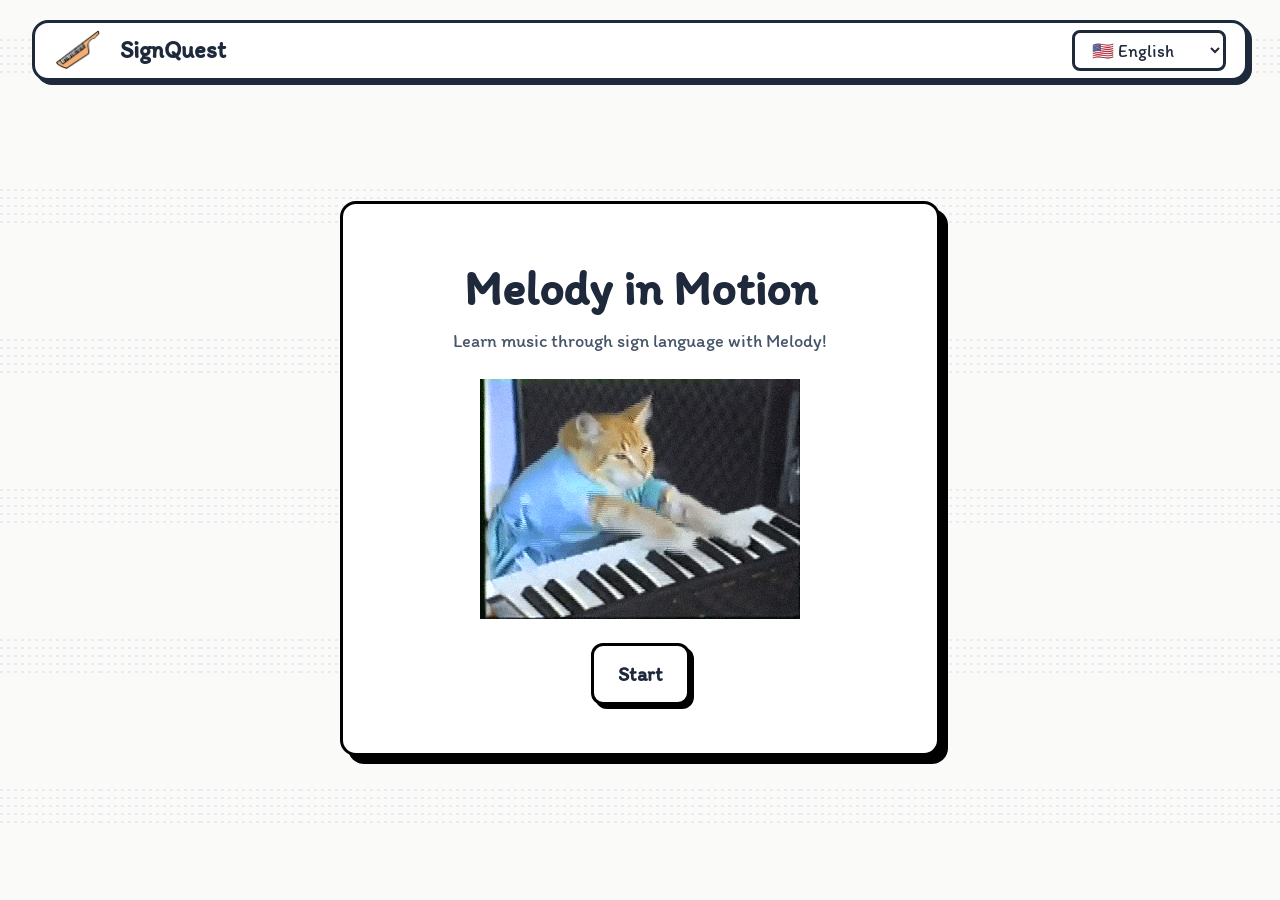
<file: index.html>
<!DOCTYPE html>
<html lang="en">

<head>
  <meta charset="UTF-8">
  <meta name="viewport" content="width=device-width, initial-scale=1.0">
  <title>Melody in Motion - Welcome</title>
  <link rel="preconnect" href="https://fonts.googleapis.com">
  <link rel="preconnect" href="https://fonts.gstatic.com" crossorigin>
  <link
    href="https://fonts.googleapis.com/css2?family=Cabin+Sketch:wght@400;700&family=Fredoka:wght@300;400;500;600;700&family=Itim&family=JetBrains+Mono:wght@400;700&display=swap"
    rel="stylesheet">
  <link rel="stylesheet" href="styles/intro.css">
</head>

<body>

  <!-- Floating Animated Music Notes Background -->
  <div class="floating-notes-container">
    <div class="floating-note note-1">𝄞</div>
    <div class="floating-note note-2">♪</div>
    <div class="floating-note note-3">♫</div>
    <div class="floating-note note-4">♩</div>
    <div class="floating-note note-5">♬</div>
    <div class="floating-note note-6">♩</div>
    <div class="floating-note note-7">♪</div>
    <div class="floating-note note-8">♫</div>
    <div class="floating-note note-9">𝄞</div>
    <div class="floating-note note-10">♬</div>
    <div class="floating-note note-11">♪</div>
    <div class="floating-note note-12">♩</div>
    <div class="floating-note note-13">♫</div>
    <div class="floating-note note-14">♬</div>
    <div class="floating-note note-15">𝄞</div>
    <div class="floating-note note-16">♪</div>
  </div>

  <div class="app-container"
    style="height: 100vh; max-height: 100vh; display: flex; flex-direction: column; overflow: hidden;">
    <!-- Smol Header -->
    <header class="smol-header">
      <div class="logo-area" style="display: flex; align-items: center; gap: 0.5rem;">
        <img src="public/logo.PNG" alt="Melody in Motion Logo" class="header-logo-img">
        <h1
          style="font-size: 1.5rem; font-weight: 800; font-family: 'Cabin Sketch', cursive; color: #1e293b; margin: 0;">
          SignQuest</h1>
      </div>
      <div>
        <select id="lang-selector-header" class="synth-select"
          style="padding: 0.4rem 0.8rem; font-size: 1.1rem; border-radius: 8px; border: 3px solid #1e293b; background: #ffffff; color: #1e293b; font-family: 'Itim', sans-serif; cursor: pointer; outline: none;">
          <option value="en">🇺🇸 English</option>
          <option value="vi">🇻🇳 Tiếng Việt</option>
          <option value="ko">🇰🇷 한국어</option>
        </select>
      </div>
    </header>

    <!-- Main Card Container -->
    <main id="music-app-content"
      style="flex: 1; display: flex; align-items: center; justify-content: center; min-height: 0;">
      <div class="welcome-card-layout">
        <h2 class="welcome-title" style="margin: 0 0 0.5rem 0; font-family: 'Cabin Sketch', cursive;">Melody in Motion
        </h2>
        <p class="welcome-subtitle"
          style="text-align: center; font-size: 1.15rem; color: #475569; margin-top: -0.25rem; margin-bottom: 1.5rem; font-family: 'Itim', sans-serif;">
          Learn music through sign language with Melody!</p>

        <img src="public/play piano GIF by Internet Cat Video Festival.gif" alt="Melody in Motion Intro"
          class="welcome-gif">

        <!-- Buttons List -->
        <div class="welcome-buttons-list">
          <a href="intro.html" class="welcome-action-btn btn-start" id="btn-start-welcome">Start</a>
          <!-- <a href="sandbox.html" class="welcome-action-btn" id="btn-sandbox-welcome" style="background-color: #cbd5e1 !important; color: #1e293b !important;">🤟 ASL Sandbox</a> -->
        </div>
      </div>
    </main>
  </div>

  <script>
    const TRANSLATIONS = {
      en: {
        subtitle: "Learn music through sign language with Melody!",
        start: "Start",
        sandbox: "🤟 ASL Sandbox"
      },
      vi: {
        subtitle: "Học nhạc bằng Ngôn ngữ ký hiệu cùng Melody!",
        start: "Bắt đầu",
        sandbox: "🤟 Sandbox ASL"
      },
      ko: {
        subtitle: "멜로디와 함께 수어로 음악을 배워보세요!",
        start: "시작",
        sandbox: "🤟 ASL 샌드박스"
      }
    };

    const langSelector = document.getElementById("lang-selector-header");
    const subtitleEl = document.querySelector(".welcome-subtitle");
    const startBtnEl = document.getElementById("btn-start-welcome");
    const sandboxBtnEl = document.getElementById("btn-sandbox-welcome");

    function updateLanguage(lang) {
      localStorage.setItem("signquest_lang", lang);
      langSelector.value = lang;

      const dict = TRANSLATIONS[lang] || TRANSLATIONS.en;
      subtitleEl.innerText = dict.subtitle;
      startBtnEl.innerText = dict.start;
      sandboxBtnEl.innerText = dict.sandbox;
    }

    // Initialize language
    let savedLang = localStorage.getItem("signquest_lang");
    if (!savedLang) {
      savedLang = "en";
    }
    updateLanguage(savedLang);

    langSelector.addEventListener("change", (e) => {
      updateLanguage(e.target.value);
    });
  </script>
</body>

</html>
</file>
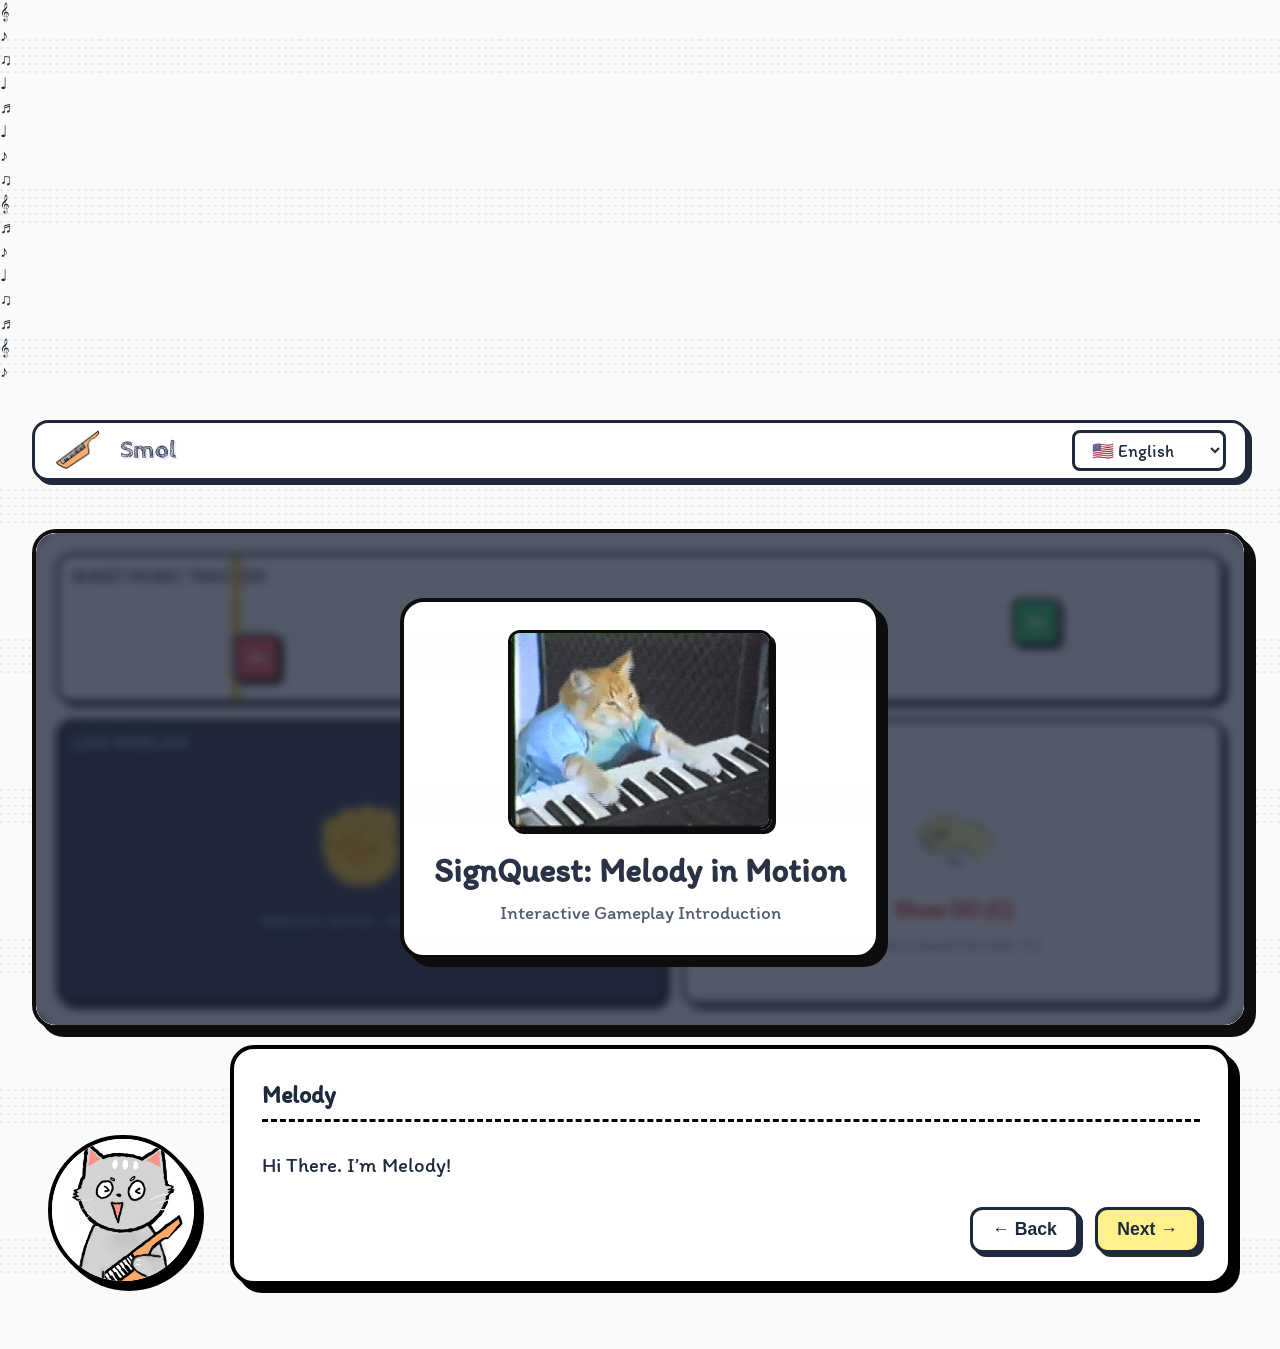
<file: intro.html>
<!DOCTYPE html>
<html lang="en">
<head>
  <meta charset="UTF-8">
  <meta name="viewport" content="width=device-width, initial-scale=1.0">
  <title>Melody in Motion - Introduction</title>
  <link rel="preconnect" href="https://fonts.googleapis.com">
  <link rel="preconnect" href="https://fonts.gstatic.com" crossorigin>
  <link href="https://fonts.googleapis.com/css2?family=Cabin+Sketch:wght@400;700&family=Fredoka:wght@300;400;500;600;700&family=Itim&family=JetBrains+Mono:wght@400;700&display=swap" rel="stylesheet">
  <link rel="stylesheet" href="style.css?v=25">
  <style>
    body {
      background-color: #fafaf9 !important;
      background-image: 
        url("data:image/svg+xml;utf8,<svg xmlns='http://www.w3.org/2000/svg' width='100' height='150'><line x1='0' y1='40' x2='100' y2='40' stroke='%23e2e8f0' stroke-width='1.5' stroke-dasharray='3 4'/><line x1='0' y1='48' x2='100' y2='48' stroke='%23e2e8f0' stroke-width='1.5' stroke-dasharray='3 4'/><line x1='0' y1='56' x2='100' y2='56' stroke='%23e2e8f0' stroke-width='1.5' stroke-dasharray='3 4'/><line x1='0' y1='64' x2='100' y2='64' stroke='%23e2e8f0' stroke-width='1.5' stroke-dasharray='3 4'/><line x1='0' y1='72' x2='100' y2='72' stroke='%23e2e8f0' stroke-width='1.5' stroke-dasharray='3 4'/></svg>") !important;
      background-repeat: repeat !important;
      background-position: left top !important;
      color: #1e293b !important;
    }

    /* Intro Specific Layout Styles */
    @keyframes slideUp {
      from {
        transform: translateY(180px);
        opacity: 0;
      }
      to {
        transform: translateY(0);
        opacity: 1;
      }
    }

    .intro-bottom-row {
      display: flex;
      gap: 2rem;
      align-items: flex-end;
      width: 100%;
      max-width: 1400px;
      margin: 0 auto 2rem auto;
      box-sizing: border-box;
      padding: 0 1rem;
      z-index: 10;
      position: relative;
      animation: slideUp 0.8s cubic-bezier(0.18, 0.89, 0.32, 1.28) forwards;
    }

    .intro-visuals {
      display: flex;
      align-items: flex-end;
      gap: 1.5rem;
      flex-shrink: 0;
    }

    .character-profile {
      width: 150px;
      height: 150px;
      border: 4px solid #000000;
      border-radius: 50%;
      overflow: hidden;
      box-shadow: 6px 6px 0px #000000;
      background-color: #ffffff;
      flex-shrink: 0;
      display: flex;
      align-items: center;
      justify-content: center;
    }

    .character-profile img {
      width: 100%;
      height: 100%;
      object-fit: cover;
    }

    .dialogue-box {
      flex: 1;
      border: 4px solid #000000;
      border-radius: 24px;
      box-shadow: 8px 8px 0px #000000;
      background-color: #ffffff;
      padding: 1.75rem;
      display: flex;
      flex-direction: column;
      justify-content: space-between;
      height: 240px;
      box-sizing: border-box;
    }

    .dialogue-header {
      font-size: 1.5rem;
      font-weight: 800;
      color: #1e293b;
      border-bottom: 3.5px dashed #000000;
      padding-bottom: 0.4rem;
      margin-bottom: 0.75rem;
      font-family: 'Itim', sans-serif;
    }

    .dialogue-body {
      flex: 1;
      display: flex;
      align-items: center;
    }

    .dialogue-body p {
      margin: 0;
      font-size: 1.3rem;
      line-height: 1.6;
      color: #1e293b;
      font-family: 'Itim', sans-serif;
    }

    .dialogue-footer {
      display: flex;
      justify-content: flex-end;
      gap: 1rem;
      margin-top: 0.75rem;
    }

    .middle-empty-card {
      flex: 2.5;
      margin: 1rem auto;
      width: 100%;
      max-width: 1400px;
      background-color: #ffffff;
      border: 4px solid #000000;
      border-radius: 24px;
      box-shadow: 8px 8px 0px #000000;
      box-sizing: border-box;
      display: flex;
      align-items: center;
      justify-content: center;
      min-height: 460px;
      height: 500px;
      opacity: 0.95;
      position: relative;
      overflow: hidden;
    }

    @media (max-width: 1024px) {
      .intro-bottom-row {
        flex-direction: column;
        align-items: stretch;
        gap: 1.5rem;
      }
      .intro-visuals {
        justify-content: center;
      }
      .dialogue-box {
        height: 280px;
      }
      .middle-empty-card {
        height: auto;
        min-height: 400px;
      }
    }

    @keyframes floatNote {
      0%, 100% { transform: translateY(0); }
      50% { transform: translateY(-8px); }
    }
    @keyframes blink {
      0%, 100% { opacity: 1; }
      50% { opacity: 0; }
    }
    @keyframes pulse {
      0%, 100% { transform: scale(1); }
      50% { transform: scale(1.08); }
    }
  </style>
</head>
<body>

  <!-- Floating Animated Music Notes Background -->
  <div class="floating-notes-container">
    <div class="floating-note note-1">𝄞</div>
    <div class="floating-note note-2">♪</div>
    <div class="floating-note note-3">♫</div>
    <div class="floating-note note-4">♩</div>
    <div class="floating-note note-5">♬</div>
    <div class="floating-note note-6">♩</div>
    <div class="floating-note note-7">♪</div>
    <div class="floating-note note-8">♫</div>
    <div class="floating-note note-9">𝄞</div>
    <div class="floating-note note-10">♬</div>
    <div class="floating-note note-11">♪</div>
    <div class="floating-note note-12">♩</div>
    <div class="floating-note note-13">♫</div>
    <div class="floating-note note-14">♬</div>
    <div class="floating-note note-15">𝄞</div>
    <div class="floating-note note-16">♪</div>
  </div>

  <div class="app-container">
    <!-- Smol Header -->
    <header class="smol-header">
      <div class="logo-area" style="display: flex; align-items: center; gap: 0.5rem;">
        <img src="public/logo.PNG" alt="Melody in Motion Logo" class="header-logo-img">
        <h1 style="font-size: 1.5rem; font-weight: 800; font-family: 'Itim', sans-serif; color: #1e293b; margin: 0;">Smol</h1>
      </div>
      <div>
        <select id="lang-selector-header" class="synth-select" style="padding: 0.4rem 0.8rem; font-size: 1.1rem; border-radius: 8px; border: 3px solid #1e293b; background: #ffffff; color: #1e293b; font-family: 'Itim', sans-serif;">
          <option value="en">🇺🇸 English</option>
          <option value="vi">🇻🇳 Tiếng Việt</option>
          <option value="ko">🇰🇷 한국어</option>
        </select>
      </div>
    </header>

    <!-- Main Content Grid with dialogue area -->
    <main id="music-app-content" style="display: flex; flex-direction: column; height: 100%; justify-content: space-between;">
      <!-- Middle section: Empty Card Placeholder -->
      <div class="middle-empty-card" id="middle-guide-content"></div>

      <!-- Bottom dialogue bar with character profile & dialogue box -->
      <div class="intro-bottom-row">
        <!-- Left: Profile -->
        <div class="intro-visuals">
          <div class="character-profile">
            <img id="melody-img" src="public/maincharacter/8-lineboiler.gif" alt="Melody">
          </div>
        </div>

        <!-- Right: Dialogue Box -->
        <div class="dialogue-box">
          <div class="dialogue-header">Melody</div>
          <div class="dialogue-body">
            <p id="dialogue-text"></p>
          </div>
          <div class="dialogue-footer">
            <button id="btn-back" class="welcome-action-btn" style="padding: 0.6rem 1.2rem !important; margin: 0; font-size: 1.1rem !important; width: auto !important; display: inline-block !important;"></button>
            <button id="btn-next" class="welcome-action-btn btn-next" style="padding: 0.6rem 1.2rem !important; margin: 0; font-size: 1.1rem !important; width: auto !important; display: inline-block !important; background-color: #fef08a !important;"></button>
          </div>
        </div>
      </div>
    </main>
  </div>

  <script>
    const DIALOGUES = {
      en: [
        "Hi There. I’m Melody!",
        "I’ll be with you in this journey to explore musical notes through visual and sign language.",
        "In this game, each musical note has its own color, position, and hand sign to help you recognize and remember it more easily.",
        "Watch the notes as they appear on the sheet and make the matching hand sign.",
        "The more lessons you complete, the more exciting melodies you’ll discover."
      ],
      vi: [
        "Xin chào! Mình là Melody.",
        "Mình sẽ đồng hành cùng bạn trong hành trình tìm hiểu các nốt nhạc thông qua hình ảnh và ngôn ngữ ký hiệu.",
        "Trong trò chơi này, mỗi nốt nhạc sẽ có màu sắc, vị trí và ký hiệu tay riêng để giúp bạn dễ dàng nhận biết và ghi nhớ.",
        "Hãy quan sát các nốt nhạc xuất hiện trên khuông nhạc và thực hiện đúng ký hiệu tay tương ứng!",
        "Càng hoàn thành nhiều bài học, bạn sẽ càng khám phá được nhiều giai điệu thú vị hơn."
      ],
      ko: [
        "안녕하세요! 저는 멜로디예요.",
        "그림과 수어를 통해 음표를 배우는 여정을 함께할게요.",
        "이 게임에서는 각 음표마다 고유한 색상과 위치, 손동작이 있어 쉽고 재미있게 배울 수 있어요.",
        "오선지에 나타나는 음표를 보고 맞는 손동작을 해 보세요!",
        "더 많은 학습을 완료할수록 더 멋진 멜로디를 만나게 될 거예요."
      ]
    };

    let currentStep = 0;
    let currentLang = localStorage.getItem("signquest_lang") || "en";
    let typingInterval = null;
    let isTyping = false;
    let fullActiveText = "";
    let currentAudio = null;

    const VOICE_PATHS = {
      en: [
        "public/voice/english/TA line 3.m4a",
        "public/voice/english/TA Line 4.m4a",
        "public/voice/english/TA line 5.m4a",
        "public/voice/english/TA line 6.m4a",
        "public/voice/english/TA line 7.m4a"
      ],
      vi: [
        "public/voice/vietnamese/TV Line 3 Xin chào mình là melody.m4a",
        "public/voice/vietnamese/TV Line 4 mình sẽ đồng hành cùng bạn.m4a",
        "public/voice/vietnamese/TV line 5 trong trò chơi này mỗi nốt nhạc.m4a",
        "public/voice/vietnamese/TV line 6 hãy quan sát các nốt nhạc.m4a",
        "public/voice/vietnamese/TV line 7 càng hoàn thành nhiều bài học.m4a"
      ],
      ko: [
        "public/voice/korean/TH line 3.m4a",
        "public/voice/korean/TH line 4.m4a",
        "public/voice/korean/TH line 5.m4a",
        "public/voice/korean/TH line 6.m4a",
        "public/voice/korean/TH line 7.m4a"
      ]
    };

    function playDialogueVoice(step, lang) {
      if (currentAudio) {
        currentAudio.pause();
        currentAudio = null;
      }

      const langPaths = VOICE_PATHS[lang] || VOICE_PATHS.en;
      const path = langPaths[step];
      if (!path) return;

      currentAudio = new Audio(path);
      currentAudio.play().catch(err => {
        console.warn("Autoplay was blocked or audio failed to load:", err);
      });
    }

    // Try to play audio on first user gesture if blocked by autoplay
    function handleFirstUserGesture() {
      if (currentAudio && currentAudio.paused) {
        currentAudio.play().catch(err => console.log("Audio play blocked on gesture:", err));
      }
      document.removeEventListener("click", handleFirstUserGesture);
      document.removeEventListener("keydown", handleFirstUserGesture);
    }
    document.addEventListener("click", handleFirstUserGesture);
    document.addEventListener("keydown", handleFirstUserGesture);

    const langSelector = document.getElementById("lang-selector-header");
    const melodyImgEl = document.getElementById("melody-img");
    const dialogueTextEl = document.getElementById("dialogue-text");
    const btnBack = document.getElementById("btn-back");
    const btnNext = document.getElementById("btn-next");

    function typeWordByWord(text, element) {
      if (typingInterval) clearInterval(typingInterval);
      isTyping = true;
      fullActiveText = text;
      element.innerHTML = "";
      const words = text.split(" ");
      let index = 0;

      typingInterval = setInterval(() => {
        if (index < words.length) {
          element.innerHTML += (index === 0 ? "" : " ") + words[index];
          index++;
        } else {
          clearInterval(typingInterval);
          typingInterval = null;
          isTyping = false;
        }
      }, 120);
    }

    function updateGuideVisuals(step) {
      const guideEl = document.getElementById("middle-guide-content");
      if (!guideEl) return;

      // 1. Initial render of mock gameplay UI if not already present
      if (!guideEl.querySelector(".mock-gameplay-ui")) {
        guideEl.innerHTML = `
          <div class="mock-gameplay-ui" style="display: flex; flex-direction: column; width: 100%; height: 100%; box-sizing: border-box; padding: 1.25rem; gap: 1rem; background: #f8fafc; position: relative;">
            
            <!-- Sheet Music Panel -->
            <div id="mock-music-panel" style="border: 3.5px solid #000; border-radius: 16px; background: #fff; padding: 0.75rem; box-shadow: 4px 4px 0 #000; position: relative; height: 150px; display: flex; flex-direction: column; justify-content: center; z-index: 1;">
              <div style="position: absolute; top: 8px; left: 12px; font-family: 'Itim', sans-serif; font-size: 1.15rem; font-weight: bold; color: #475569;">SHEET MUSIC TRACKER</div>
              
              <!-- 5 staff lines -->
              <div style="display: flex; flex-direction: column; gap: 12px; width: 100%; padding: 0 10px; margin-top: 15px;">
                <div style="border-bottom: 2.5px solid #cbd5e1; width: 100%;"></div>
                <div style="border-bottom: 2.5px solid #cbd5e1; width: 100%;"></div>
                <div style="border-bottom: 2.5px solid #cbd5e1; width: 100%;"></div>
                <div style="border-bottom: 2.5px solid #cbd5e1; width: 100%;"></div>
                <div style="border-bottom: 2.5px solid #cbd5e1; width: 100%;"></div>
              </div>
              
              <!-- Target pointer -->
              <div style="position: absolute; left: 15%; top: 0; bottom: 0; width: 6px; background: #eab308; border-radius: 3px; box-shadow: 0 0 8px rgba(234,179,8,0.5);"></div>
              
              <!-- Floating notes on staff -->
              <div class="mock-note" id="note-1" style="position: absolute; left: 15%; top: 78px; width: 48px; height: 48px; border-radius: 8px; background: #ef4444; border: 3px solid #000; box-shadow: 3px 3px 0 #000; display: flex; align-items: center; justify-content: center; color: #fff; font-weight: bold; font-family: 'Itim', sans-serif;">Do</div>
              <div class="mock-note" id="note-2" style="position: absolute; left: 38%; top: 66px; width: 48px; height: 48px; border-radius: 8px; background: #f97316; border: 3px solid #000; box-shadow: 3px 3px 0 #000; display: flex; align-items: center; justify-content: center; color: #fff; font-weight: bold; font-family: 'Itim', sans-serif;">Re</div>
              <div class="mock-note" id="note-3" style="position: absolute; left: 60%; top: 54px; width: 48px; height: 48px; border-radius: 8px; background: #eab308; border: 3px solid #000; box-shadow: 3px 3px 0 #000; display: flex; align-items: center; justify-content: center; color: #fff; font-weight: bold; font-family: 'Itim', sans-serif;">Mi</div>
              <div class="mock-note" id="note-4" style="position: absolute; left: 82%; top: 42px; width: 48px; height: 48px; border-radius: 8px; background: #22c55e; border: 3px solid #000; box-shadow: 3px 3px 0 #000; display: flex; align-items: center; justify-content: center; color: #fff; font-weight: bold; font-family: 'Itim', sans-serif;">Fa</div>
            </div>

            <!-- Bottom Panel (Webcam & Pose Guide Card) -->
            <div id="mock-bottom-panel" style="display: flex; gap: 1rem; flex: 1; min-height: 0;">
              
              <!-- Left: Webcam Camera Container -->
              <div id="mock-camera-panel" style="flex: 1.2; border: 3.5px solid #000; border-radius: 16px; background: #1e293b; box-shadow: 4px 4px 0 #000; position: relative; display: flex; align-items: center; justify-content: center; overflow: hidden; z-index: 1;">
                <div style="position: absolute; top: 8px; left: 12px; font-family: 'Itim', sans-serif; font-size: 1.15rem; font-weight: bold; color: #94a3b8; z-index: 2;">LIVE WEBCAM</div>
                <div style="position: absolute; top: 8px; right: 12px; display: flex; align-items: center; gap: 6px; z-index: 2;">
                  <span style="width: 8px; height: 8px; border-radius: 50%; background: #ef4444; animation: blink 1s infinite;"></span>
                  <span style="font-size: 0.85rem; color: #ef4444; font-weight: bold; font-family: 'Itim', sans-serif;">REC</span>
                </div>
                
                <div class="camera-content-overlay" id="camera-overlay-feed" style="display: flex; flex-direction: column; align-items: center; justify-content: center; color: #fff; text-align: center; z-index: 1;">
                  <div id="camera-hand-icon" style="font-size: 4.5rem; filter: drop-shadow(0 0 8px rgba(255,255,255,0.3));">✊</div>
                  <div style="font-family: 'Itim', sans-serif; font-size: 1.1rem; color: #94a3b8; margin-top: 0.5rem;" id="camera-feed-text">Webcam active - show pose</div>
                </div>
                
                <div id="match-badge" style="position: absolute; bottom: 12px; background: #22c55e; border: 2.5px solid #000; border-radius: 8px; padding: 0.3rem 0.8rem; color: #fff; font-family: 'Itim', sans-serif; font-weight: bold; font-size: 1.1rem; display: none; box-shadow: 2px 2px 0 #000; z-index: 2;">
                  ✨ EXCELLENT MATCH! +100
                </div>
              </div>

              <!-- Right: Guide Guide HUD -->
              <div id="mock-guide-panel" style="flex: 1; border: 3.5px solid #000; border-radius: 16px; background: #fff; box-shadow: 4px 4px 0 #000; padding: 1rem; display: flex; flex-direction: column; align-items: center; justify-content: center; text-align: center; position: relative; z-index: 1;">
                <div style="position: absolute; top: 8px; left: 12px; font-family: 'Itim', sans-serif; font-size: 1.15rem; font-weight: bold; color: #475569;">HAND SIGN GUIDE</div>
                
                <div class="guide-card-content" style="display: flex; flex-direction: column; align-items: center; gap: 0.5rem; margin-top: 0.5rem;">
                  <img id="hud-guide-img" src="public/handsign/Do.png" style="height: 110px; object-fit: contain; border: 2.5px dashed #cbd5e1; padding: 4px; border-radius: 12px;">
                  <div id="hud-guide-title" style="font-family: 'Itim', sans-serif; font-size: 1.4rem; font-weight: 800; color: #dc2626;">Show DO (C)</div>
                  <div id="hud-guide-desc" style="font-family: 'Itim', sans-serif; font-size: 0.95rem; color: #64748b;">Make a closed fist (ASL 'S')</div>
                </div>
              </div>

            </div>

            <!-- Welcome / Final Modal Overlay (Full Overlay Card) -->
            <div id="gameplay-modal-overlay" style="position: absolute; top: 0; left: 0; right: 0; bottom: 0; background: rgba(15, 23, 42, 0.75); display: flex; align-items: center; justify-content: center; z-index: 5; border-radius: 16px; backdrop-filter: blur(4px);">
              <!-- Modal Card content is populated dynamically -->
              <div id="modal-card-body" style="background: #fff; border: 4px solid #000; border-radius: 24px; box-shadow: 8px 8px 0 #000; padding: 1.75rem; max-width: 480px; width: 90%; text-align: center; display: flex; flex-direction: column; align-items: center; justify-content: center;">
              </div>
            </div>

            <!-- Focus Highlighter Frame -->
            <div id="mock-highlighter" style="position: absolute; pointer-events: none; border: 4.5px solid #ef4444; border-radius: 18px; box-shadow: 0 0 0 9999px rgba(15,23,42,0.65); display: none; z-index: 3; transition: all 0.35s cubic-bezier(0.25, 0.8, 0.25, 1);">
              <div id="highlighter-tip" style="position: absolute; background: #ef4444; color: #fff; padding: 0.4rem 0.9rem; border-radius: 8px; font-family: 'Itim', sans-serif; font-weight: bold; font-size: 1.05rem; border: 2.5px solid #000; box-shadow: 3px 3px 0 #000; white-space: nowrap; top: -45px; left: 50%; transform: translateX(-50%); z-index: 4;">
                Tip Text
              </div>
            </div>

          </div>
        `;
      }

      // 2. Query references
      const modalOverlay = document.getElementById("gameplay-modal-overlay");
      const modalBody = document.getElementById("modal-card-body");
      const highlighter = document.getElementById("mock-highlighter");
      const highlighterTip = document.getElementById("highlighter-tip");
      const matchBadge = document.getElementById("match-badge");
      
      const musicPanel = document.getElementById("mock-music-panel");
      const cameraPanel = document.getElementById("mock-camera-panel");
      const guidePanel = document.getElementById("mock-guide-panel");

      const hudImg = document.getElementById("hud-guide-img");
      const hudTitle = document.getElementById("hud-guide-title");
      const hudDesc = document.getElementById("hud-guide-desc");

      const cameraHandIcon = document.getElementById("camera-hand-icon");
      const cameraFeedText = document.getElementById("camera-feed-text");

      // Reset styles and classes
      if (modalOverlay) modalOverlay.style.display = "none";
      if (highlighter) highlighter.style.display = "none";
      if (matchBadge) matchBadge.style.display = "none";

      if (cameraHandIcon) cameraHandIcon.innerText = "✊";
      if (cameraFeedText) {
        cameraFeedText.innerText = "Webcam active - show pose";
        cameraFeedText.style.color = "#94a3b8";
      }

      // 3. Update view based on step
      switch(step) {
        case 0:
          // Step 0: Welcome Slide Overlay
          if (modalOverlay && modalBody) {
            modalOverlay.style.display = "flex";
            
            let welcomeTitle = "SignQuest: Melody in Motion";
            let welcomeSubtitle = "Interactive Gameplay Introduction";
            if (currentLang === "vi") {
              welcomeTitle = "SignQuest: Giai điệu chuyển động";
              welcomeSubtitle = "Hướng dẫn tương tác lối chơi";
            } else if (currentLang === "ko") {
              welcomeTitle = "SignQuest: 움직이는 멜로디";
              welcomeSubtitle = "인터랙티브 게임플레이 튜토리얼";
            }

            modalBody.innerHTML = `
              <img src="public/play piano GIF by Internet Cat Video Festival.gif" alt="Cat playing piano" style="height: 200px; border-radius: 12px; border: 3px solid #000; box-shadow: 4px 4px 0px #000; object-fit: cover; max-width: 100%; margin-bottom: 1.25rem;">
              <h3 style="font-family: 'Itim', sans-serif; font-size: 2.1rem; font-weight: 800; color: #1e293b; margin: 0 0 0.5rem 0; line-height: 1.2;">${welcomeTitle}</h3>
              <p style="font-family: 'Itim', sans-serif; font-size: 1.2rem; color: #475569; margin: 0;">${welcomeSubtitle}</p>
            `;
          }
          break;

        case 1:
          // Step 1: General Intro (No highlight)
          if (highlighter) {
            highlighter.style.display = "none";
          }
          break;

        case 2:
          // Step 2: Sheet Music Tracker Focus (line 3 / Dialogue 3)
          if (highlighter && musicPanel) {
            highlighter.style.display = "block";
            
            highlighter.style.left = (musicPanel.offsetLeft - 6) + "px";
            highlighter.style.top = (musicPanel.offsetTop - 6) + "px";
            highlighter.style.width = (musicPanel.offsetWidth + 12) + "px";
            highlighter.style.height = (musicPanel.offsetHeight + 12) + "px";

            let tipText = "🎼 Sheet Music Track";
            if (currentLang === "vi") tipText = "🎼 Bản nhạc dạng cuộn";
            if (currentLang === "ko") tipText = "🎼 스크롤 악보 트랙";

            highlighterTip.innerText = tipText;
            highlighterTip.style.top = "-45px";

            // Set guide to show Do
            hudImg.src = "public/handsign/Do.png";
            hudTitle.innerText = "Show DO (C)";
            hudTitle.style.color = "#dc2626";
            hudDesc.innerText = "Make a closed fist (ASL 'S')";
          }
          break;

        case 3:
          // Step 3: Webcam Camera & Guide HUD Focus (showing match success!)
          const bottomPanel = document.getElementById("mock-bottom-panel");
          if (highlighter && bottomPanel) {
            highlighter.style.display = "block";
            
            highlighter.style.left = (bottomPanel.offsetLeft - 6) + "px";
            highlighter.style.top = (bottomPanel.offsetTop - 6) + "px";
            highlighter.style.width = (bottomPanel.offsetWidth + 12) + "px";
            highlighter.style.height = (bottomPanel.offsetHeight + 12) + "px";

            let tipText = "📷 Interactive Gameplay Loop";
            if (currentLang === "vi") tipText = "📷 Tương tác nhận diện cử chỉ";
            if (currentLang === "ko") tipText = "📷 인터랙티브 게임플레이 루프";

            highlighterTip.innerText = tipText;
            highlighterTip.style.top = "-45px";

            // Make camera show excellent match!
            if (matchBadge) matchBadge.style.display = "block";
            if (cameraHandIcon) cameraHandIcon.innerText = "✊";
            if (cameraFeedText) {
              if (currentLang === "vi") cameraFeedText.innerText = "Ký hiệu khớp chính xác!";
              else if (currentLang === "ko") cameraFeedText.innerText = "완벽하게 일치합니다!";
              else cameraFeedText.innerText = "Gesture matches perfectly!";
              cameraFeedText.style.color = "#22c55e";
            }
          }
          break;

        case 4:
          // Step 4: Level Clear Overlay (Victory Card)
          if (modalOverlay && modalBody) {
            modalOverlay.style.display = "flex";
            
            let title = "Level Cleared!";
            let desc = "You have completed the Solfège tutorial scale beautifully!";
            if (currentLang === "vi") {
              title = "Hoàn thành màn chơi!";
              desc = "Bạn đã chinh phục thang âm Đô-Rê-Mi xuất sắc!";
            } else if (currentLang === "ko") {
              title = "레벨 완료!";
              desc = "도레미 계음 강좌를 훌륭하게 이수하셨습니다!";
            }

            modalBody.innerHTML = `
              <div style="font-size: 4rem; margin-bottom: 0.5rem; animation: pulse 1s infinite;">🏆</div>
              <h3 style="font-family: 'Itim', sans-serif; font-size: 2.25rem; font-weight: 800; color: #15803d; margin: 0 0 0.5rem 0;">${title}</h3>
              <div style="font-size: 2rem; margin-bottom: 0.75rem;">⭐⭐⭐</div>
              <p style="font-family: 'Itim', sans-serif; font-size: 1.25rem; color: #4b5563; margin: 0; line-height: 1.4;">${desc}</p>
            `;
          }
          break;
      }
    }

    function updateDialogue() {
      // 1. Get character image
      const imageNum = (currentStep % 2 === 0) ? 8 : 9;
      melodyImgEl.src = `public/maincharacter/${imageNum}-lineboiler.gif`;

      // 2. Start word-by-word animation
      const langDialogues = DIALOGUES[currentLang] || DIALOGUES.en;
      typeWordByWord(langDialogues[currentStep], dialogueTextEl);

      // 3. Update guide card visual layout matching the dialogue
      updateGuideVisuals(currentStep);

      // 4. Play corresponding voice line
      playDialogueVoice(currentStep, currentLang);

      // 5. Update buttons
      // Back button
      if (currentLang === "vi") {
        btnBack.innerText = "← Quay lại";
      } else if (currentLang === "ko") {
        btnBack.innerText = "← 이전";
      } else {
        btnBack.innerText = "← Back";
      }

      // Next button label
      updateNextButtonLabel();
    }

    function updateNextButtonLabel() {
      if (currentStep === 4) {
        if (currentLang === "vi") {
          btnNext.innerText = "Bắt đầu →";
        } else if (currentLang === "ko") {
          btnNext.innerText = "시작 →";
        } else {
          btnNext.innerText = "Start →";
        }
      } else {
        if (currentLang === "vi") {
          btnNext.innerText = "Tiếp tục →";
        } else if (currentLang === "ko") {
          btnNext.innerText = "다음 →";
        } else {
          btnNext.innerText = "Next →";
        }
      }
    }

    function updateLanguage(lang) {
      currentLang = lang;
      localStorage.setItem("signquest_lang", lang);
      langSelector.value = lang;
      updateDialogue();
    }

    // Initialize
    updateLanguage(currentLang);

    // Event Listeners
    langSelector.addEventListener("change", (e) => {
      updateLanguage(e.target.value);
    });

    btnBack.addEventListener("click", () => {
      // Stop typing if back is clicked to prevent overlap
      if (typingInterval) clearInterval(typingInterval);
      typingInterval = null;
      isTyping = false;

      if (currentStep > 0) {
        currentStep--;
        updateDialogue();
      } else {
        window.location.href = "index.html";
      }
    });

    btnNext.addEventListener("click", () => {
      if (isTyping) {
        // Skip typing, reveal text immediately
        if (typingInterval) clearInterval(typingInterval);
        typingInterval = null;
        isTyping = false;
        dialogueTextEl.innerText = fullActiveText;
      } else {
        // Proceed to next dialogue step
        if (currentStep < 4) {
          currentStep++;
          updateDialogue();
        } else {
          window.location.href = "level-select.html";
        }
      }
    });
  </script>
</body>
</html>
</file>
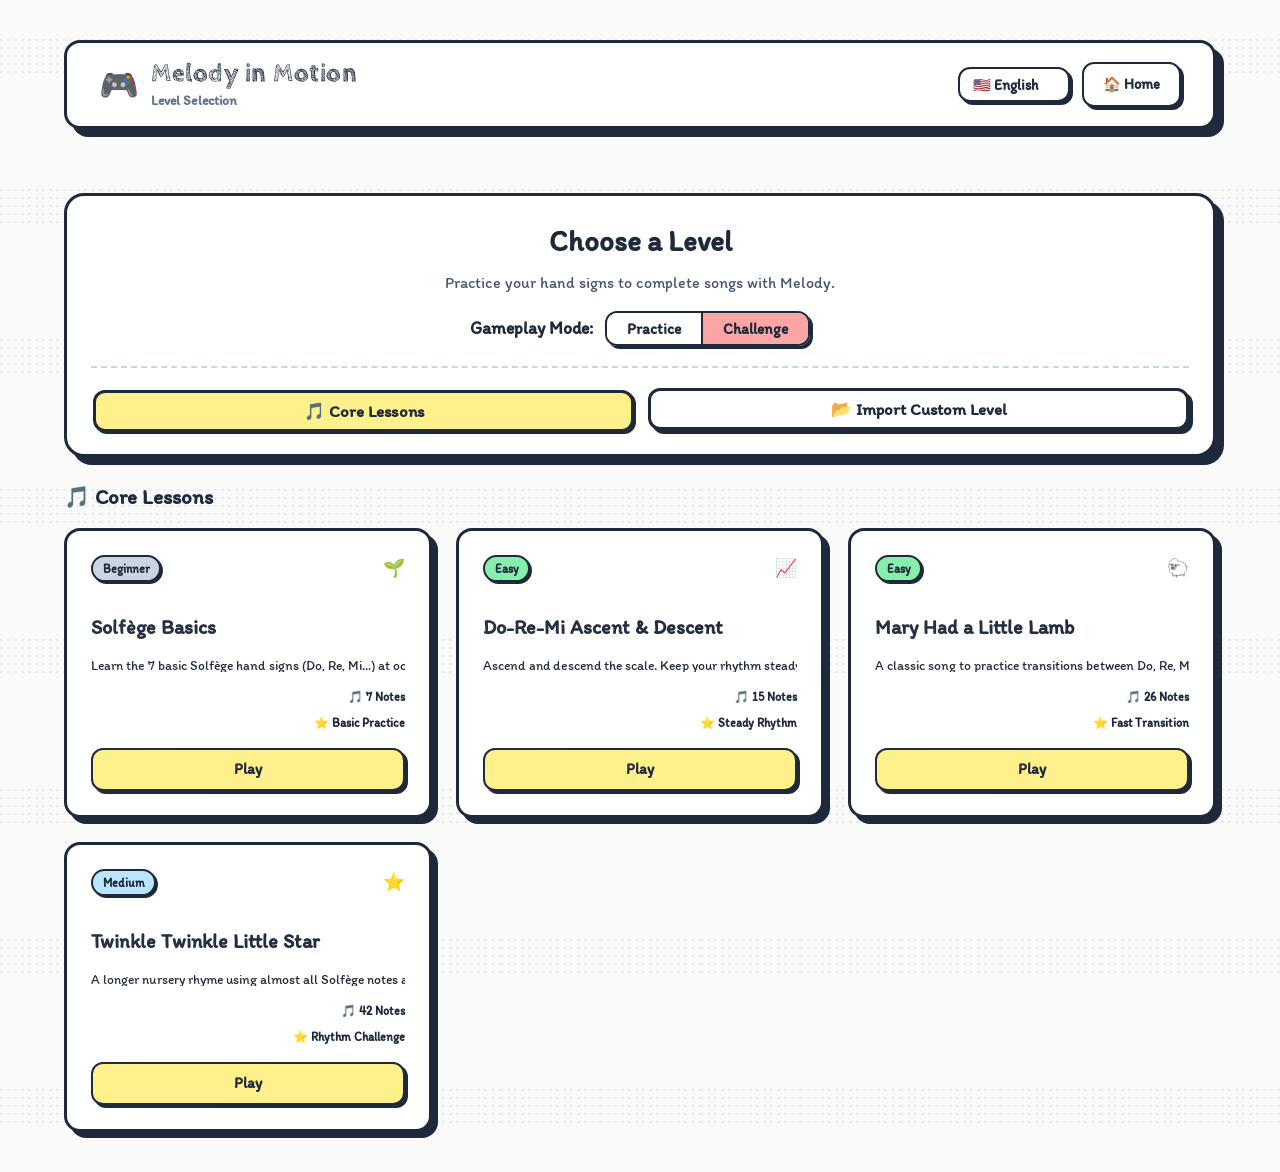
<file: level-select.html>
<!DOCTYPE html>
<html lang="en">

<head>
  <meta charset="UTF-8">
  <meta name="viewport" content="width=device-width, initial-scale=1.0">
  <title>Melody in Motion - Select Level</title>
  <link rel="preconnect" href="https://fonts.googleapis.com">
  <link rel="preconnect" href="https://fonts.gstatic.com" crossorigin>
  <link
    href="https://fonts.googleapis.com/css2?family=Cabin+Sketch:wght@400;700&family=Fredoka:wght@300;400;500;600;700&family=Itim&family=JetBrains+Mono:wght@400;700&display=swap"
    rel="stylesheet">
  <link rel="stylesheet" href="styles/rhythm.css">
  <style>
    .selection-grid {
      display: grid;
      grid-template-columns: repeat(auto-fill, minmax(280px, 1fr));
      gap: 1.5rem;
      width: 100%;
      margin-top: 1rem;
    }

    .song-card {
      background: #ffffff;
      border: 3.5px solid #1e293b;
      border-radius: 16px;
      padding: 1.5rem;
      box-shadow: 6px 6px 0px #1e293b;
      display: flex;
      flex-direction: column;
      gap: 1rem;
      transition: transform 0.15s ease, box-shadow 0.15s ease;
      position: relative;
    }

    .song-card:hover {
      transform: translate(-2px, -2px);
      box-shadow: 8px 8px 0px #1e293b;
    }

    .song-card-header {
      display: flex;
      justify-content: space-between;
      align-items: center;
    }

    .difficulty-badge {
      font-size: 0.75rem;
      font-weight: 800;
      color: white;
      border: 2px solid #1e293b;
      border-radius: 20px;
      padding: 0.15rem 0.6rem;
      box-shadow: 2px 2px 0px #1e293b;
    }

    .diff-beginner {
      background: #cbd5e1;
      color: #1e293b;
    }

    .diff-easy {
      background: #86efac;
      color: #1e293b;
    }

    .diff-medium {
      background: #bae6fd;
      color: #1e293b;
    }

    .diff-hard {
      background: #fca5a5;
      color: #1e293b;
    }

    .diff-custom {
      background: #f5d0fe;
      color: #1e293b;
    }

    .song-title {
      font-size: 1.25rem;
      font-weight: 800;
      color: #1e293b;
      margin: 0;
      line-height: 1.3;
    }

    .song-desc {
      font-size: 0.85rem;
      color: #475569;
      margin: 0;
      flex: 1;
      line-height: 1.4;
    }

    .song-meta {
      display: flex;
      gap: 0.5rem;
      font-size: 0.75rem;
      color: #64748b;
      font-weight: 700;
    }

    .play-btn {
      width: 100%;
      text-align: center;
      padding: 0.5rem 0.75rem;
      border: 2.5px solid #1e293b !important;
      box-shadow: 3px 3px 0px #1e293b !important;
      font-size: 0.95rem;
      display: block;
      box-sizing: border-box;
    }

    .play-btn-primary {
      background: #fef08a !important;
      /* Yellow */
    }

    .play-btn-primary:hover {
      background: #fef9c3 !important;
    }

    .custom-section {
      background: #ffffff;
      border: 3.5px solid #1e293b;
      border-radius: 20px;
      padding: 1.5rem;
      box-shadow: 8px 8px 0px #1e293b;
      margin-top: 2rem;
      display: flex;
      flex-direction: column;
      gap: 1rem;
    }

    .custom-level-dropzone {
      border: 3px dashed #1e293b !important;
      background: #fafaf9 !important;
      border-radius: 16px !important;
      padding: 1.5rem;
      text-align: center;
      cursor: pointer;
      box-shadow: 4px 4px 0px #1e293b !important;
      transition: background 0.15s ease;
    }

    .custom-level-dropzone:hover {
      background: #f1f5f9 !important;
    }

    .custom-level-dropzone.dragover {
      background: #bae6fd !important;
      border-color: #0284c7 !important;
    }

    .delete-btn {
      background: #fca5a5 !important;
      padding: 0.35rem 0.5rem;
      font-size: 0.8rem;
      border: 2px solid #1e293b !important;
      box-shadow: 2px 2px 0px #1e293b !important;
    }

    .delete-btn:hover {
      background: #fecaca !important;
    }

    .mode-toggle-btn {
      border: none !important;
      border-radius: 0 !important;
      box-shadow: none !important;
      padding: 0.4rem 1.25rem !important;
      font-size: 0.95rem !important;
      background: #ffffff;
      color: #1e293b;
      cursor: pointer;
      font-family: 'Itim', sans-serif !important;
      font-weight: 700;
      transition: all 0.1s ease !important;
    }

    .mode-toggle-btn.active {
      background-color: #fef08a !important;
      font-weight: 800 !important;
    }

    #btn-mode-challenge.active {
      background-color: #fca5a5 !important;
    }

    .mode-toggle-btn:not(.active):hover {
      background-color: #f1f5f9 !important;
    }

    .tab-btn {
      font-size: 1.05rem !important;
      font-weight: 800 !important;
      border: 3px solid #1e293b !important;
      box-shadow: 4px 4px 0px #1e293b !important;
    }

    .tab-btn.active {
      background-color: #fef08a !important;
      transform: translate(2px, 2px) !important;
      box-shadow: 2px 2px 0px #1e293b !important;
    }
  </style>
</head>

<body>
  <!-- Floating Animated Music Notes Background -->
  <div class="floating-notes-container">
    <div class="floating-note note-1">𝄞</div>
    <div class="floating-note note-2">♪</div>
    <div class="floating-note note-3">♫</div>
    <div class="floating-note note-4">♩</div>
    <div class="floating-note note-5">♬</div>
    <div class="floating-note note-6">♩</div>
    <div class="floating-note note-7">♪</div>
    <div class="floating-note note-8">♫</div>
    <div class="floating-note note-9">𝄞</div>
    <div class="floating-note note-10">♬</div>
    <div class="floating-note note-11">♪</div>
    <div class="floating-note note-12">♩</div>
  </div>

  <div class="app-container">
    <header class="app-header" style="max-width: 1320px !important;">
      <div
        style="display: flex; justify-content: space-between; align-items: center; width: 100%; gap: 1rem; flex-wrap: wrap;">
        <!-- Left: Logo & Title -->
        <div class="logo-area" style="display: flex; align-items: center; gap: 0.75rem;">
          <span class="icon" style="font-size: 2rem; line-height: 1;">🎮</span>
          <div style="display: flex; flex-direction: column;">
            <h1
              style="margin: 0; font-size: 1.6rem !important; line-height: 1.2; font-weight: 800; color: #1e293b; text-shadow: none !important;">
              Melody in Motion</h1>
            <span style="font-size: 0.85rem; color: #64748b; font-weight: 700; display: inline-block;"
              id="menu-tagline">Level Selection</span>
          </div>
        </div>

        <!-- Right: Actions -->
        <div style="display: flex; gap: 0.75rem; align-items: center; justify-content: flex-end;">
          <select id="lang-selector-header" class="control-btn"
            style="padding: 0.4rem 0.8rem; font-size: 0.9rem; border: 2.5px solid #1e293b !important; box-shadow: 3px 3px 0px #1e293b !important; outline: none; appearance: none; -webkit-appearance: none;">
            <option value="en">🇺🇸 English</option>
            <option value="vi">🇻🇳 Tiếng Việt</option>
            <option value="ko">🇰🇷 한국어</option>
          </select>
          <a href="intro.html" class="control-btn"
            style="padding: 0.5rem 1rem; font-size: 0.9rem; border: 2.5px solid #1e293b !important; box-shadow: 3px 3px 0px #1e293b !important; text-decoration: none;">
            🏠 Home
          </a>
          <!-- <a href="index.html" class="control-btn" style="padding: 0.5rem 1rem; font-size: 0.9rem; border: 2.5px solid #1e293b !important; box-shadow: 3px 3px 0px #1e293b !important; text-decoration: none;">
            &larr; Sandbox
          </a> -->
        </div>
      </div>
    </header>

    <main
      style="max-width: 1320px; width: 100%; margin: 1.5rem auto; display: flex; flex-direction: column; gap: 1.5rem;">
      <!-- Title Section -->
      <div
        style="background: #ffffff; border: 3.5px solid #1e293b; border-radius: 20px; padding: 1.5rem; box-shadow: 8px 8px 0px #1e293b; text-align: center;">
        <h2 id="select-title" style="margin: 0; font-size: 1.8rem; font-weight: 800; color: #1e293b;">Choose a Level
        </h2>
        <p id="select-subtitle" style="margin: 0.5rem 0 0 0; color: #475569; font-size: 1rem; font-weight: 500;">
          Practice your hand signs to complete songs with Melody.</p>

        <!-- Gameplay Mode Toggle -->
        <div class="mode-select-container"
          style="display: flex; justify-content: center; align-items: center; gap: 0.75rem; margin-top: 1rem;">
          <span style="font-family: 'Itim', sans-serif; font-weight: 800; font-size: 1.1rem; color: #1e293b;"
            id="gameplay-mode-label">Gameplay Mode:</span>
          <div
            style="display: inline-flex; border: 2.5px solid #1e293b; border-radius: 12px; overflow: hidden; box-shadow: 3px 3px 0px #1e293b;">
            <button id="btn-mode-practice" class="mode-toggle-btn">
              Practice
            </button>
            <button id="btn-mode-challenge" class="mode-toggle-btn active"
              style="border-left: 2.5px solid #1e293b !important;">
              Challenge
            </button>
          </div>
        </div>
        <!-- Toggle Tabs for Lessons vs Custom -->
        <div class="tab-select-container"
          style="display: flex; justify-content: center; align-items: center; gap: 1rem; margin-top: 1.25rem; border-top: 2.5px dashed #cbd5e1; padding-top: 1.25rem;">
          <button id="tab-core-lessons" class="control-btn tab-btn active" style="padding: 0.5rem 1.25rem !important;">
            🎵 Core Lessons
          </button>
          <button id="tab-custom-levels" class="control-btn tab-btn" style="padding: 0.5rem 1.25rem !important;">
            📂 Custom Levels
          </button>
        </div>
      </div>

      <!-- Default Levels Grid -->
      <div id="section-core-lessons">
        <h3 id="default-levels-heading"
          style="font-size: 1.3rem; font-weight: 800; color: #1e293b; margin: 0 0 0.5rem 0;">🎵 Core Lessons</h3>
        <div class="selection-grid" id="default-levels-grid">
          <!-- Solfège Scale -->
          <div class="song-card">
            <div class="song-card-header">
              <span class="difficulty-badge diff-beginner" id="l1-badge">Beginner</span>
              <span style="font-size: 1.1rem;">🌱</span>
            </div>
            <h4 class="song-title" id="l1-title">Solfège Basics</h4>
            <p class="song-desc" id="l1-desc">Learn the 7 basic Solfège hand signs (Do, Re, Mi...) at octave C4.</p>
            <div class="song-meta">
              <span id="l1-meta-notes">🎵 7 Notes</span>
              <span id="l1-meta-task">⭐ Basic Practice</span>
            </div>
            <a href="music_game.html?id=tutorial_solfege" class="control-btn play-btn play-btn-primary"
              id="l1-play-btn">Play</a>
          </div>

          <!-- Do-Re-Mi Ascent/Descent -->
          <div class="song-card">
            <div class="song-card-header">
              <span class="difficulty-badge diff-easy" id="l2-badge">Easy</span>
              <span style="font-size: 1.1rem;">📈</span>
            </div>
            <h4 class="song-title" id="l2-title">Do-Re-Mi Ascent & Descent</h4>
            <p class="song-desc" id="l2-desc">Ascend and descend the scale. Keep your rhythm steady and match note
              timings!</p>
            <div class="song-meta">
              <span id="l2-meta-notes">🎵 15 Notes</span>
              <span id="l2-meta-task">⭐ Steady Rhythm</span>
            </div>
            <a href="music_game.html?id=scale_ascent_descent" class="control-btn play-btn play-btn-primary"
              id="l2-play-btn">Play</a>
          </div>

          <!-- Mary Had a Little Lamb -->
          <div class="song-card">
            <div class="song-card-header">
              <span class="difficulty-badge diff-easy" id="l3-badge">Easy</span>
              <span style="font-size: 1.1rem;">🐑</span>
            </div>
            <h4 class="song-title" id="l3-title">Mary Had a Little Lamb</h4>
            <p class="song-desc" id="l3-desc">A classic song to practice transitions between Do, Re, Mi, and Sol.</p>
            <div class="song-meta">
              <span id="l3-meta-notes">🎵 26 Notes</span>
              <span id="l3-meta-task">⭐ Fast Transition</span>
            </div>
            <a href="music_game.html?id=mary_lamb" class="control-btn play-btn play-btn-primary"
              id="l3-play-btn">Play</a>
          </div>

          <!-- Twinkle Twinkle Little Star -->
          <div class="song-card">
            <div class="song-card-header">
              <span class="difficulty-badge diff-medium" id="l4-badge">Medium</span>
              <span style="font-size: 1.1rem;">⭐</span>
            </div>
            <h4 class="song-title" id="l4-title">Twinkle Twinkle Little Star</h4>
            <p class="song-desc" id="l4-desc">A longer nursery rhyme using almost all Solfège notes at a moderate tempo.
            </p>
            <div class="song-meta">
              <span id="l4-meta-notes">🎵 42 Notes</span>
              <span id="l4-meta-task">⭐ Rhythm Challenge</span>
            </div>
            <a href="music_game.html?id=twinkle_twinkle" class="control-btn play-btn play-btn-primary"
              id="l4-play-btn">Play</a>
          </div>
        </div>
      </div>

      <!-- Custom Levels Section -->
      <div class="custom-section" id="section-custom-levels" style="display: none;">
        <h3 id="custom-levels-heading" style="font-size: 1.3rem; font-weight: 800; color: #1e293b; margin: 0;">📂 Import
          Custom Level</h3>

        <!-- Drag & Drop JSON Import Area -->
        <div id="custom-level-dropzone" class="custom-level-dropzone">
          <div style="font-weight: 800; font-size: 1.2rem; color: #1e293b; margin-bottom: 0.25rem;">
            📂 <span id="dropzone-text">Drop JSON here or click to browse</span>
          </div>
          <p style="font-size: 0.8rem; color: #64748b; margin: 0;" id="dropzone-hint">Upload custom level JSON exported
            from the Song Maker</p>
          <input type="file" id="custom-level-file-input" accept=".json,application/json" style="display:none;">
        </div>

        <div id="custom-level-feedback"
          style="display:none; font-size:0.85rem; border-radius:8px; padding: 0.5rem 0.75rem;"></div>

        <!-- Custom Levels List Grid -->
        <div style="border-top: 2.5px dashed #1e293b; padding-top: 1rem; margin-top: 0.5rem;">
          <div style="display: flex; justify-content: space-between; align-items: center; margin-bottom: 0.75rem;">
            <h4 id="imported-heading" style="font-size: 1.15rem; font-weight: 800; color: #1e293b; margin: 0;">Imported
              Custom Levels</h4>
            <button id="btn-clear-custom-levels" class="control-btn delete-btn"
              style="display: none; padding: 0.35rem 0.75rem;">🗑️ Clear All</button>
          </div>
          <div class="selection-grid" id="custom-levels-grid">
            <!-- Populated dynamically via JS -->
          </div>
        </div>
      </div>
    </main>
  </div>

  <script>
    // Translations database
    const TRANSLATIONS = {
      en: {
        tagline: "Level Selection",
        title: "Choose a Level",
        subtitle: "Practice your hand signs to complete songs with Melody.",
        gameplayMode: "Gameplay Mode:",
        practice: "Practice",
        challenge: "Challenge",
        coreLessons: "Core Lessons",
        importTitle: "Import Custom Level",
        dropzoneText: "Drop JSON here or click to browse",
        dropzoneHint: "Upload custom level JSON exported from the Song Maker",
        importedTitle: "Imported Custom Levels",
        clearAll: "Clear All",
        noCustomMsg: "No custom levels imported yet. Use the zone above to drag & drop level JSON files.",
        customBadge: "Custom",
        deleteTooltip: "Delete Level",
        confirmClear: "Are you sure you want to delete all custom levels?",
        deletedMsg: "Level deleted successfully.",
        deleteErrMsg: "Error deleting level.",
        invalidFormatMsg: "⚠️ Invalid level format. Must have id, title, and notes array.",
        fileTypeErrorMsg: "⚠️ File must be a .json file.",
        parseErrMsg: "⚠️ Could not parse JSON. Check file format.",
        importSuccessMsg: "✅ Imported: {added} added, {updated} updated.",
        clearSuccessMsg: "All custom levels cleared.",
        l1: {
          badge: "Beginner",
          title: "Solfège Basics",
          desc: "Learn the 7 basic Solfège hand signs (Do, Re, Mi...) at octave C4.",
          metaNotes: "🎵 7 Notes",
          metaTask: "⭐ Basic Practice",
          play: "Play"
        },
        l2: {
          badge: "Easy",
          title: "Do-Re-Mi Ascent & Descent",
          desc: "Ascend and descend the scale. Keep your rhythm steady and match note timings!",
          metaNotes: "🎵 15 Notes",
          metaTask: "⭐ Steady Rhythm",
          play: "Play"
        },
        l3: {
          badge: "Easy",
          title: "Mary Had a Little Lamb",
          desc: "A classic song to practice transitions between Do, Re, Mi, and Sol.",
          metaNotes: "🎵 26 Notes",
          metaTask: "⭐ Fast Transition",
          play: "Play"
        },
        l4: {
          badge: "Medium",
          title: "Twinkle Twinkle Little Star",
          desc: "A longer nursery rhyme using almost all Solfège notes at a moderate tempo.",
          metaNotes: "🎵 42 Notes",
          metaTask: "⭐ Rhythm Challenge",
          play: "Play"
        }
      },
      vi: {
        tagline: "Chọn màn chơi",
        title: "Chọn Màn Chơi",
        subtitle: "Luyện tập ký hiệu tay để hoàn thành bài hát cùng Melody.",
        gameplayMode: "Chế độ chơi:",
        practice: "Luyện tập",
        challenge: "Thử thách",
        coreLessons: "Bài Học Cơ Bản",
        importTitle: "Nhập Màn Chơi Tự Tạo",
        dropzoneText: "Thả tệp JSON vào đây hoặc click để duyệt tệp",
        dropzoneHint: "Tải lên tệp JSON màn chơi được xuất từ trình Tạo Bài Hát (Song Maker)",
        importedTitle: "Màn Chơi Đã Nhập",
        clearAll: "Xóa tất cả",
        noCustomMsg: "Chưa có màn chơi tự tạo nào được nhập. Dùng khu vực phía trên để thả file JSON.",
        customBadge: "Tự tạo",
        deleteTooltip: "Xóa màn chơi",
        confirmClear: "Bạn có chắc chắn muốn xóa toàn bộ màn chơi tự tạo?",
        deletedMsg: "Xóa màn chơi thành công.",
        deleteErrMsg: "Lỗi khi xóa màn chơi.",
        invalidFormatMsg: "⚠️ Định dạng màn chơi không hợp lệ. Phải có id, title và mảng notes.",
        fileTypeErrorMsg: "⚠️ Tệp tải lên phải có định dạng .json.",
        parseErrMsg: "⚠️ Không thể phân tích cú pháp JSON. Vui lòng kiểm tra lại tệp tin.",
        importSuccessMsg: "✅ Đã nhập: thêm mới {added}, cập nhật {updated}.",
        clearSuccessMsg: "Đã xóa toàn bộ màn chơi tự tạo.",
        l1: {
          badge: "Khởi đầu",
          title: "Cơ bản Solfège",
          desc: "Làm quen với 7 ký hiệu tay Solfège cơ bản (Đô, Rê, Mi...) ở quãng tám C4.",
          metaNotes: "🎵 7 nốt nhạc",
          metaTask: "⭐ Luyện tập cơ bản",
          play: "Chơi"
        },
        l2: {
          badge: "Dễ",
          title: "Lên & Xuống Thang Âm",
          desc: "Luyện tập đi lên và đi xuống thang âm. Giữ vững nhịp điệu và nốt nhạc!",
          metaNotes: "🎵 15 nốt nhạc",
          metaTask: "⭐ Nhịp điệu vững vàng",
          play: "Chơi"
        },
        l3: {
          badge: "Dễ",
          title: "Mary Có Chú Cừu Nhỏ",
          desc: "Bài hát cổ điển giúp luyện tập chuyển đổi giữa Đô, Rê, Mi và Sol.",
          metaNotes: "🎵 26 nốt nhạc",
          metaTask: "⭐ Chuyển nốt nhanh",
          play: "Chơi"
        },
        l4: {
          badge: "Trung bình",
          title: "Kìa Con Bướm Vàng / Sao Nhỏ",
          desc: "Bài hát dài hơn sử dụng hầu hết các nốt Solfège ở tốc độ vừa phải.",
          metaNotes: "🎵 42 nốt nhạc",
          metaTask: "⭐ Thử thách nhịp điệu",
          play: "Chơi"
        }
      },
      ko: {
        tagline: "레벨 선택",
        title: "레벨 선택",
        subtitle: "멜로디와 함께 노래를 완성하기 위해 손기호를 연습해 보세요.",
        gameplayMode: "게임플레이 모드:",
        practice: "연습",
        challenge: "도전",
        coreLessons: "기본 레슨",
        importTitle: "사용자 정의 레벨 가져오기",
        dropzoneText: "여기에 JSON 파일을 드롭하거나 클릭하여 찾아보세요",
        dropzoneHint: "송 메이커(Song Maker)에서 내보낸 레벨 JSON 업로드",
        importedTitle: "가져온 커스텀 레벨",
        clearAll: "모두 지우기",
        noCustomMsg: "가져온 사용자 정의 레벨이 없습니다. 위의 영역에 JSON 파일을 끌어다 놓으세요.",
        customBadge: "사용자 정의",
        deleteTooltip: "레벨 삭제",
        confirmClear: "모든 사용자 정의 레벨을 삭제하시겠습니까?",
        deletedMsg: "레벨이 성공적으로 삭제되었습니다.",
        deleteErrMsg: "레벨 삭제 중 오류가 발생했습니다.",
        invalidFormatMsg: "⚠️ 잘못된 레벨 형식입니다. id, title, notes 배열이 필요합니다.",
        fileTypeErrorMsg: "⚠️ JSON 파일만 업로드할 수 있습니다.",
        parseErrMsg: "⚠️ JSON을 파싱할 수 없습니다. 파일 형식을 확인해 주세요.",
        importSuccessMsg: "✅ 가져오기 완료: {added}개 추가됨, {updated}개 업데이트됨.",
        clearSuccessMsg: "모든 커스텀 레벨이 지워졌습니다.",
        l1: {
          badge: "입문",
          title: "도레미 기초",
          desc: "옥타브 C4에서 7가지 기본 도레미 손기호(도, 레, 미...)를 배웁니다.",
          metaNotes: "🎵 7개 음표",
          metaTask: "⭐ 기본 연습",
          play: "재생"
        },
        l2: {
          badge: "쉬움",
          title: "도레미 상승 및 하강",
          desc: "음계를 오르내리며 리듬을 일정하게 유지하고 타이밍에 맞춥니다!",
          metaNotes: "🎵 15개 음표",
          metaTask: "⭐ 일정한 리듬",
          play: "재생"
        },
        l3: {
          badge: "쉬움",
          title: "비행기 (Mary Had a Little Lamb)",
          desc: "도, 레, 미, 솔 사이의 전환을 연습하는 고전적인 동요.",
          metaNotes: "🎵 26개 음표",
          metaTask: "⭐ 빠른 전환",
          play: "재생"
        },
        l4: {
          badge: "보통",
          title: "반짝반짝 작은 별",
          desc: "적당한 템포로 거의 모든 도레미 음표를 사용하는 더 긴 동요.",
          metaNotes: "🎵 42개 음표",
          metaTask: "⭐ 리듬 도전",
          play: "재생"
        }
      }
    };

    // DOM References
    const langSelector = document.getElementById("lang-selector-header");
    const menuTagline = document.getElementById("menu-tagline");
    const selectTitle = document.getElementById("select-title");
    const selectSubtitle = document.getElementById("select-subtitle");
    const gameplayModeLabel = document.getElementById("gameplay-mode-label");
    const btnModePractice = document.getElementById("btn-mode-practice");
    const btnModeChallenge = document.getElementById("btn-mode-challenge");
    const tabCoreLessons = document.getElementById("tab-core-lessons");
    const tabCustomLevels = document.getElementById("tab-custom-levels");
    const sectionCoreLessons = document.getElementById("section-core-lessons");
    const sectionCustomLevels = document.getElementById("section-custom-levels");
    const defaultLevelsHeading = document.getElementById("default-levels-heading");
    const customLevelsHeading = document.getElementById("custom-levels-heading");
    const dropzoneText = document.getElementById("dropzone-text");
    const dropzoneHint = document.getElementById("dropzone-hint");
    const importedHeading = document.getElementById("imported-heading");
    const btnClearCustomLevels = document.getElementById("btn-clear-custom-levels");
    const customLevelsGrid = document.getElementById("custom-levels-grid");

    const l1Badge = document.getElementById("l1-badge");
    const l1Title = document.getElementById("l1-title");
    const l1Desc = document.getElementById("l1-desc");
    const l1MetaNotes = document.getElementById("l1-meta-notes");
    const l1MetaTask = document.getElementById("l1-meta-task");
    const l1PlayBtn = document.getElementById("l1-play-btn");

    const l2Badge = document.getElementById("l2-badge");
    const l2Title = document.getElementById("l2-title");
    const l2Desc = document.getElementById("l2-desc");
    const l2MetaNotes = document.getElementById("l2-meta-notes");
    const l2MetaTask = document.getElementById("l2-meta-task");
    const l2PlayBtn = document.getElementById("l2-play-btn");

    const l3Badge = document.getElementById("l3-badge");
    const l3Title = document.getElementById("l3-title");
    const l3Desc = document.getElementById("l3-desc");
    const l3MetaNotes = document.getElementById("l3-meta-notes");
    const l3MetaTask = document.getElementById("l3-meta-task");
    const l3PlayBtn = document.getElementById("l3-play-btn");

    const l4Badge = document.getElementById("l4-badge");
    const l4Title = document.getElementById("l4-title");
    const l4Desc = document.getElementById("l4-desc");
    const l4MetaNotes = document.getElementById("l4-meta-notes");
    const l4MetaTask = document.getElementById("l4-meta-task");
    const l4PlayBtn = document.getElementById("l4-play-btn");

    const dropzone = document.getElementById("custom-level-dropzone");
    const fileInput = document.getElementById("custom-level-file-input");
    const feedback = document.getElementById("custom-level-feedback");

    // Save referrer directory for redirect back
    localStorage.setItem("signquest_referrer", "root");

    // Initialize Language & Game Mode
    let currentLang = localStorage.getItem("signquest_lang") || "en";
    let gameMode = localStorage.getItem("signquest_game_mode") || "challenge";

    function updateLanguage(lang) {
      currentLang = lang;
      localStorage.setItem("signquest_lang", lang);
      langSelector.value = lang;

      const dict = TRANSLATIONS[lang] || TRANSLATIONS.en;

      menuTagline.innerText = dict.tagline;
      selectTitle.innerText = dict.title;
      selectSubtitle.innerText = dict.subtitle;
      gameplayModeLabel.innerText = dict.gameplayMode;
      btnModePractice.innerText = dict.practice;
      btnModeChallenge.innerText = dict.challenge;
      if (tabCoreLessons) tabCoreLessons.innerText = "🎵 " + dict.coreLessons;
      if (tabCustomLevels) tabCustomLevels.innerText = "📂 " + dict.importTitle;
      defaultLevelsHeading.innerText = "🎵 " + dict.coreLessons;
      customLevelsHeading.innerText = "📂 " + dict.importTitle;
      dropzoneText.innerHTML = dict.dropzoneText.replace("click to browse", "<u>click to browse</u>");
      dropzoneHint.innerText = dict.dropzoneHint;
      importedHeading.innerText = dict.importedTitle;
      btnClearCustomLevels.innerText = "🗑️ " + dict.clearAll;

      l1Badge.innerText = dict.l1.badge;
      l1Title.innerText = dict.l1.title;
      l1Desc.innerText = dict.l1.desc;
      l1MetaNotes.innerText = dict.l1.metaNotes;
      l1MetaTask.innerText = dict.l1.metaTask;
      l1PlayBtn.innerText = dict.l1.play;

      l2Badge.innerText = dict.l2.badge;
      l2Title.innerText = dict.l2.title;
      l2Desc.innerText = dict.l2.desc;
      l2MetaNotes.innerText = dict.l2.metaNotes;
      l2MetaTask.innerText = dict.l2.metaTask;
      l2PlayBtn.innerText = dict.l2.play;

      l3Badge.innerText = dict.l3.badge;
      l3Title.innerText = dict.l3.title;
      l3Desc.innerText = dict.l3.desc;
      l3MetaNotes.innerText = dict.l3.metaNotes;
      l3MetaTask.innerText = dict.l3.metaTask;
      l3PlayBtn.innerText = dict.l3.play;

      l4Badge.innerText = dict.l4.badge;
      l4Title.innerText = dict.l4.title;
      l4Desc.innerText = dict.l4.desc;
      l4MetaNotes.innerText = dict.l4.metaNotes;
      l4MetaTask.innerText = dict.l4.metaTask;
      l4PlayBtn.innerText = dict.l4.play;

      renderCustomSongs();
    }

    function setGameMode(mode) {
      gameMode = mode;
      localStorage.setItem("signquest_game_mode", mode);

      if (mode === "practice") {
        btnModePractice.classList.add("active");
        btnModeChallenge.classList.remove("active");
      } else {
        btnModeChallenge.classList.add("active");
        btnModePractice.classList.remove("active");
      }

      updatePlayButtonsWithMode(mode);
    }

    function updatePlayButtonsWithMode(mode) {
      document.querySelectorAll("a.play-btn").forEach(link => {
        let href = link.getAttribute("href");
        if (!href) return;

        let basePath = href.split('?')[0];
        let queryStr = href.split('?')[1] || "";
        let params = new URLSearchParams(queryStr);
        params.set("mode", mode);

        link.setAttribute("href", basePath + "?" + params.toString());
      });
    }

    // Custom level rendering
    function renderCustomSongs() {
      let customList = [];
      try {
        const raw = localStorage.getItem("signquest_custom_exercises");
        if (raw) customList = JSON.parse(raw);
      } catch (e) {
        customList = [];
      }

      customLevelsGrid.innerHTML = "";

      if (customList.length === 0) {
        btnClearCustomLevels.style.display = "none";
        const msg = currentLang === "vi"
          ? TRANSLATIONS.vi.noCustomMsg
          : currentLang === "ko"
            ? TRANSLATIONS.ko.noCustomMsg
            : TRANSLATIONS.en.noCustomMsg;
        customLevelsGrid.innerHTML = `<div style="grid-column: 1 / -1; padding: 1.5rem; text-align: center; color: #64748b; font-weight: 500; font-style: italic;">${msg}</div>`;
        return;
      }

      btnClearCustomLevels.style.display = "block";

      customList.forEach(ex => {
        const card = document.createElement("div");
        card.className = "song-card";

        const cardHeader = document.createElement("div");
        cardHeader.className = "song-card-header";

        const badge = document.createElement("span");
        badge.className = "difficulty-badge diff-custom";
        badge.innerText = currentLang === "vi" ? "Tự tạo" : currentLang === "ko" ? "사용자 정의" : "Custom";

        const deleteIcon = document.createElement("button");
        deleteIcon.className = "control-btn delete-btn";
        deleteIcon.innerText = "🗑️";
        deleteIcon.title = "Delete Level";
        deleteIcon.addEventListener("click", () => deleteCustomSong(ex.id));

        cardHeader.appendChild(badge);
        cardHeader.appendChild(deleteIcon);

        const title = document.createElement("h4");
        title.className = "song-title";
        title.innerText = ex.title;

        const desc = document.createElement("p");
        desc.className = "song-desc";
        desc.innerText = ex.description || "";

        const meta = document.createElement("div");
        meta.className = "song-meta";
        const notesCount = ex.notes ? ex.notes.length : 0;
        meta.innerHTML = `<span>🎵 ${notesCount} Notes</span><span>⚡ BPM: ${ex.bpm}</span>`;

        const playBtn = document.createElement("a");
        playBtn.className = "control-btn play-btn play-btn-primary";
        playBtn.innerText = currentLang === "vi" ? "Chơi" : currentLang === "ko" ? "재생" : "Play";
        playBtn.href = `music_game.html?id=${ex.id}`;

        card.appendChild(cardHeader);
        card.appendChild(title);
        card.appendChild(desc);
        card.appendChild(meta);
        card.appendChild(playBtn);

        customLevelsGrid.appendChild(card);
      });
    }

    function deleteCustomSong(id) {
      try {
        let customList = JSON.parse(localStorage.getItem("signquest_custom_exercises") || "[]");
        customList = customList.filter(ex => ex.id !== id);
        localStorage.setItem("signquest_custom_exercises", JSON.stringify(customList));
        renderCustomSongs();
        showFeedback("Level deleted successfully.", "success");
      } catch (err) {
        showFeedback("Error deleting level.", "error");
      }
    }

    function showFeedback(msg, type) {
      const colors = {
        success: { bg: "rgba(16,185,129,0.12)", border: "rgba(16,185,129,0.3)", text: "#10b981" },
        error: { bg: "rgba(239,68,68,0.12)", border: "rgba(239,68,68,0.3)", text: "#ef4444" },
        neutral: { bg: "rgba(30,41,59,0.05)", border: "rgba(30,41,59,0.1)", text: "#475569" }
      };
      const c = colors[type] || colors.neutral;
      feedback.style.cssText = `
        display: block;
        background: ${c.bg};
        border: 2px solid ${c.border};
        color: ${c.text};
        font-weight: 700;
        margin-top: 0.5rem;
      `;
      feedback.innerText = msg;
    }

    function processFile(file) {
      if (!file.name.endsWith(".json") && file.type !== "application/json") {
        showFeedback("⚠️ File must be a .json file.", "error");
        return;
      }

      const reader = new FileReader();
      reader.onload = (e) => {
        try {
          const raw = JSON.parse(e.target.result);
          const levels = Array.isArray(raw) ? raw : [raw];

          for (const lv of levels) {
            if (!lv.id || !lv.title || !Array.isArray(lv.notes)) {
              showFeedback("⚠️ Invalid level format. Must have id, title, and notes array.", "error");
              return;
            }
          }

          let customList = [];
          try {
            const existing = localStorage.getItem("signquest_custom_exercises");
            if (existing) customList = JSON.parse(existing);
          } catch (_) { }

          let added = 0, updated = 0;
          for (const lv of levels) {
            const idx = customList.findIndex(c => c.id === lv.id);
            if (idx !== -1) {
              customList[idx] = lv;
              updated++;
            } else {
              customList.push(lv);
              added++;
            }
          }

          localStorage.setItem("signquest_custom_exercises", JSON.stringify(customList));
          renderCustomSongs();
          showFeedback(`✅ Imported: ${added} added, ${updated} updated.`, "success");
        } catch (err) {
          showFeedback("⚠️ Could not parse JSON. Check file format.", "error");
        }
      };
      reader.onloadend = () => {
        fileInput.value = ""; // Clear file input so it can be re-triggered
      };
      reader.readAsText(file);
    }

    // Set up listeners
    dropzone.addEventListener("click", () => {
      fileInput.click();
    });

    fileInput.addEventListener("change", (e) => {
      const file = e.target.files[0];
      if (file) processFile(file);
    });

    dropzone.addEventListener("dragover", (e) => {
      e.preventDefault();
      dropzone.classList.add("dragover");
    });

    dropzone.addEventListener("dragleave", () => {
      dropzone.classList.remove("dragover");
    });

    dropzone.addEventListener("drop", (e) => {
      e.preventDefault();
      dropzone.classList.remove("dragover");
      const file = e.dataTransfer.files[0];
      if (file) processFile(file);
    });

    btnClearCustomLevels.addEventListener("click", () => {
      if (confirm(currentLang === "vi" ? "Bạn có chắc chắn muốn xóa toàn bộ màn chơi tự tạo?" : "Are you sure you want to delete all custom levels?")) {
        localStorage.removeItem("signquest_custom_exercises");
        renderCustomSongs();
        showFeedback("All custom levels cleared.", "neutral");
      }
    });

    btnModePractice.addEventListener("click", () => setGameMode("practice"));
    btnModeChallenge.addEventListener("click", () => setGameMode("challenge"));

    langSelector.addEventListener("change", (e) => {
      updateLanguage(e.target.value);
    });

    function setActiveTab(tab) {
      if (tab === "core") {
        tabCoreLessons.classList.add("active");
        tabCustomLevels.classList.remove("active");
        sectionCoreLessons.style.display = "";
        sectionCustomLevels.style.display = "none";
        localStorage.setItem("signquest_active_tab", "core");
      } else {
        tabCustomLevels.classList.add("active");
        tabCoreLessons.classList.remove("active");
        sectionCustomLevels.style.display = "";
        sectionCoreLessons.style.display = "none";
        localStorage.setItem("signquest_active_tab", "custom");
      }
    }

    tabCoreLessons.addEventListener("click", () => setActiveTab("core"));
    tabCustomLevels.addEventListener("click", () => setActiveTab("custom"));

    // Run Language & Game Mode initialisation
    updateLanguage(currentLang);
    setGameMode(gameMode);

    // Run active tab initialisation
    let activeTab = localStorage.getItem("signquest_active_tab") || "core";
    setActiveTab(activeTab);
  </script>
</body>

</html>
</file>
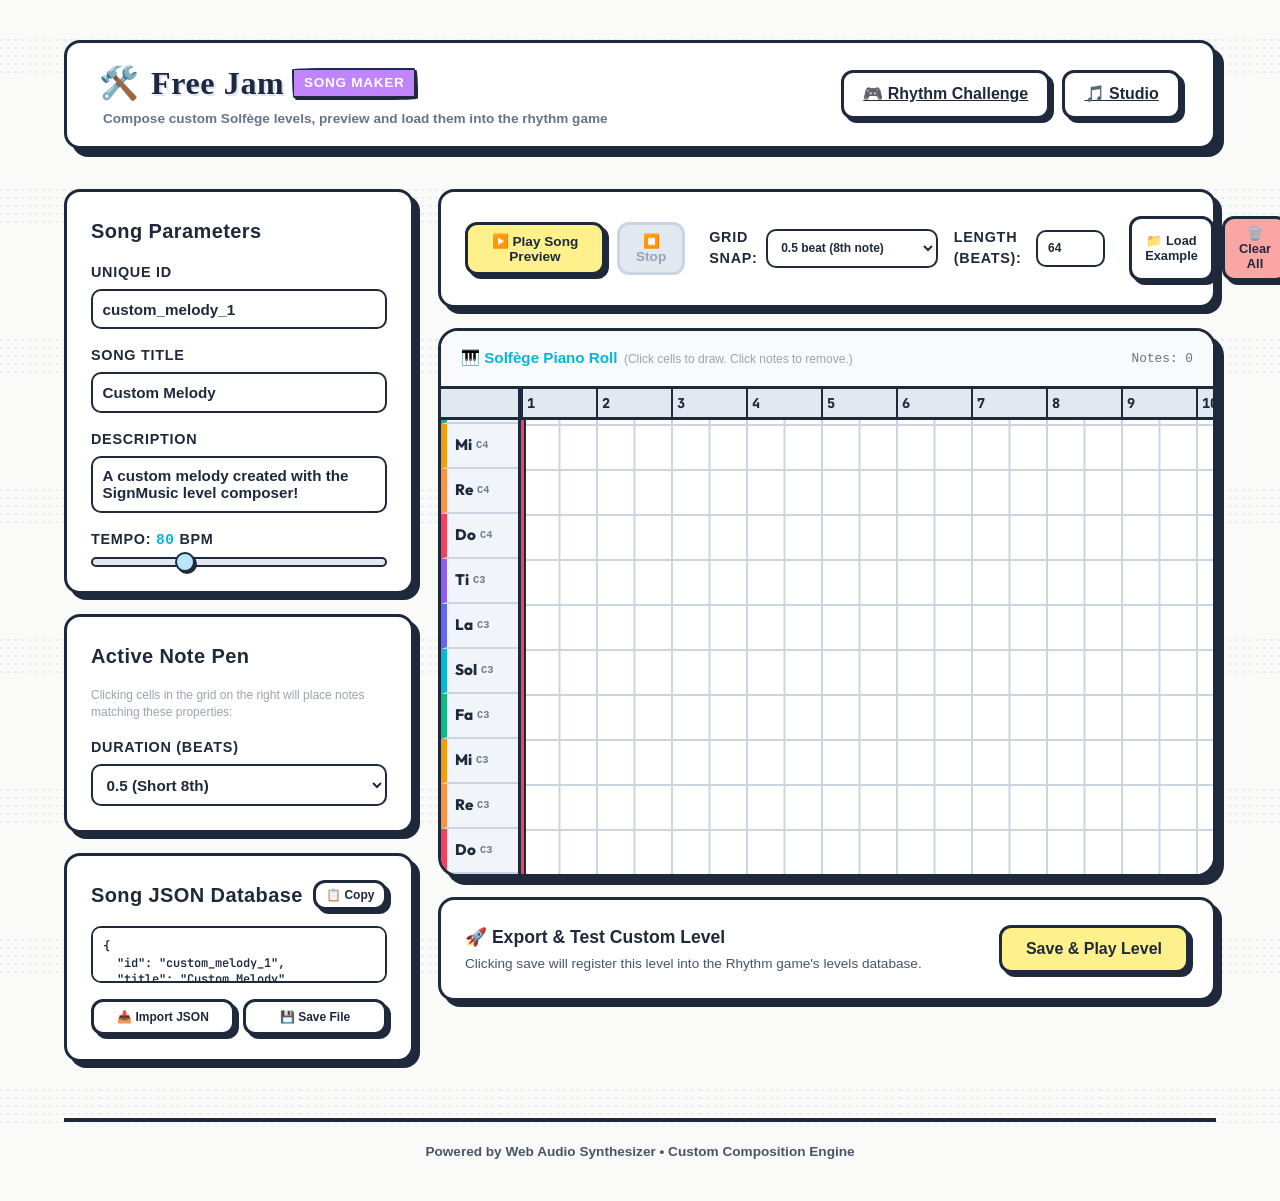
<file: song_maker.html>
<!DOCTYPE html>
<html lang="en">
<head>
  <meta charset="UTF-8">
  <meta name="viewport" content="width=device-width, initial-scale=1.0">
  <title>Free Jam - Song Maker</title>
  <link rel="preconnect" href="https://fonts.googleapis.com">
  <link rel="preconnect" href="https://fonts.gstatic.com" crossorigin>
  <link href="https://fonts.googleapis.com/css2?family=JetBrains+Mono:wght@400;700&family=Outfit:wght@300;400;600;800&display=swap" rel="stylesheet">
  <link rel="stylesheet" href="style.css">
  <link rel="stylesheet" href="styles/rhythm.css">
</head>
<body>
  <div class="app-container" style="max-width: 1400px; margin: 0 auto; width: 100%;">
    <header class="app-header">
      <div style="display: flex; justify-content: space-between; align-items: center; width: 100%; gap: 1rem; flex-wrap: wrap;">
        <!-- Left: Logo & Tagline -->
        <div style="display: flex; flex-direction: column; gap: 0.15rem;">
          <div class="logo-area" style="display: flex; align-items: center; gap: 0.75rem;">
            <span class="icon" style="font-size: 2rem; line-height: 1;">🛠️</span>
            <h1 style="margin: 0;">Free Jam <span class="badge">Song Maker</span></h1>
          </div>
          <p style="margin: 0; font-size: 0.85rem; color: #64748b; font-weight: 600; padding-left: 0.25rem;">Compose custom Solfège levels, preview and load them into the rhythm game</p>
        </div>
        <!-- Right: Nav Links -->
        <div style="display: flex; gap: 0.75rem; align-items: center;">
          <a href="music_game.html">
            🎮 Rhythm Challenge
          </a>
          <a href="music.html">
            🎵 Studio
          </a>
        </div>
      </div>
    </header>

    <main class="app-content maker-content">
      <div class="maker-grid">
        
        <!-- LEFT COLUMN: Forms, Parameters, & Actions -->
        <section class="panel-left">
          
          <!-- PARAMETERS PANEL -->
          <div class="glass-card" style="padding: 1.25rem; display: flex; flex-direction: column; gap: 1rem;">
            <h2 class="card-title" style="font-size: 1.15rem; margin-bottom: 0;">Song Parameters</h2>
            
            <div class="form-group">
              <label for="song-id">Unique ID</label>
              <input type="text" id="song-id" class="form-input" placeholder="my_custom_level" value="custom_melody_1">
            </div>

            <div class="form-group">
              <label for="song-title">Song Title</label>
              <input type="text" id="song-title" class="form-input" placeholder="My Custom Song" value="Custom Melody">
            </div>

            <div class="form-group">
              <label for="song-desc">Description</label>
              <textarea id="song-desc" class="form-textarea" placeholder="Describe your custom level..." rows="2" style="resize: none;">A custom melody created with the SignMusic level composer!</textarea>
            </div>

            <div class="form-group">
              <label for="song-bpm">Tempo: <span id="song-bpm-val" style="font-family: monospace; font-weight: bold; color: var(--accent-cyan);">80</span> BPM</label>
              <input type="range" id="song-bpm" min="50" max="150" step="5" value="80" class="synth-slider" style="width: 100%;">
            </div>
          </div>

          <!-- PLACEMENT TOOLS PANEL -->
          <div class="glass-card" style="padding: 1.25rem; display: flex; flex-direction: column; gap: 1rem;">
            <h2 class="card-title" style="font-size: 1.15rem; margin-bottom: 0;">Active Note Pen</h2>
            <p style="font-size: 0.75rem; color: var(--text-secondary); line-height: 1.4; margin: 0;">
              Clicking cells in the grid on the right will place notes matching these properties:
            </p>
            
            <div style="display: flex; gap: 0.75rem;">
              <div class="form-group" style="flex: 1;">
                <label for="active-duration">Duration (Beats)</label>
                <select id="active-duration" class="form-select" style="padding: 0.45rem;">
                  <option value="0.2">0.2 (Staccato 16th)</option>
                  <option value="0.3">0.3 (Staccato 8th)</option>
                  <option value="0.5" selected>0.5 (Short 8th)</option>
                  <option value="0.8">0.8 (Short Quarter)</option>
                  <option value="1.0">1.0 (Full Quarter)</option>
                  <option value="1.2">1.2 (Dotted Quarter)</option>
                  <option value="1.6">1.6 (Half note short)</option>
                  <option value="2.0">2.0 (Full Half Note)</option>
                  <option value="3.2">3.2 (Whole note short)</option>
                </select>
              </div>
            </div>
          </div>

          <!-- DATABASE JSON TOOL -->
          <div class="glass-card" style="padding: 1.25rem; display: flex; flex-direction: column; gap: 1rem; flex: 1;">
            <div style="display: flex; justify-content: space-between; align-items: center;">
              <h2 class="card-title" style="font-size: 1.15rem; margin-bottom: 0;">Song JSON Database</h2>
              <button class="daw-btn daw-btn-secondary" id="btn-copy-json" style="padding: 0.3rem 0.6rem; font-size: 0.75rem; border-radius: 6px;">📋 Copy</button>
            </div>
            
            <textarea id="json-textarea" class="form-textarea" style="flex: 1; font-family: 'JetBrains Mono', monospace; font-size: 0.75rem; line-height: 1.4; resize: none; background: #ffffff !important; color: #1e293b !important;" readonly></textarea>
            
            <div style="display: flex; gap: 0.5rem; width: 100%;">
              <button class="daw-btn daw-btn-secondary" id="btn-import-dialog" style="flex: 1; font-size: 0.75rem; justify-content: center;" title="Import song JSON from clipboard">
                📥 Import JSON
              </button>
              <button class="daw-btn daw-btn-secondary" id="btn-download-song" style="flex: 1; font-size: 0.75rem; justify-content: center;" title="Download Level JSON file">
                💾 Save File
              </button>
            </div>
          </div>

        </section>

        <!-- RIGHT COLUMN: Timeline DAW Piano Roll & Audio preview -->
        <section class="panel-right">
          
          <!-- PLAYBACK & VIEWPORT CONTROLS BAR -->
          <div class="glass-card" style="padding: 0.85rem 1.25rem; display: flex; justify-content: space-between; align-items: center; gap: 1.5rem;">
            <div class="daw-actions-bar">
              <button class="daw-btn daw-btn-primary" id="btn-preview-play" style="min-width: 140px; justify-content: center;">
                <span>▶️ Play Song Preview</span>
              </button>
              <button class="daw-btn daw-btn-secondary" id="btn-preview-stop" disabled>
                <span>⏹️ Stop</span>
              </button>
            </div>

            <!-- Resolution Settings -->
            <div style="display: flex; gap: 1rem; align-items: center;">
              <div class="form-group" style="flex-direction: row; gap: 0.5rem; align-items: center;">
                <label for="snap-resolution" style="margin-bottom: 0; font-size: 0.75rem; color: var(--text-secondary);">Grid Snap:</label>
                <select id="snap-resolution" class="form-select" style="padding: 0.25rem 0.5rem; font-size: 0.75rem; border-radius: 6px;">
                  <option value="0.5" selected>0.5 beat (8th note)</option>
                  <option value="1.0">1.0 beat (Quarter note)</option>
                  <option value="0.25">0.25 beat (16th note)</option>
                </select>
              </div>
              <div class="form-group" style="flex-direction: row; gap: 0.5rem; align-items: center;">
                <label for="timeline-length" style="margin-bottom: 0; font-size: 0.75rem; color: var(--text-secondary);">Length (beats):</label>
                <input type="number" id="timeline-length" class="form-input" min="8" max="512" step="4" value="64" style="width: 75px; padding: 0.25rem 0.5rem; font-size: 0.75rem; border-radius: 6px;">
              </div>
            </div>

            <!-- Global Actions -->
            <div style="display: flex; gap: 0.5rem;">
              <button class="daw-btn daw-btn-secondary" id="btn-load-sample" style="font-size: 0.8rem; padding: 0.45rem 0.85rem;" title="Load example templates">
                📁 Load Example
              </button>
              <button class="daw-btn daw-btn-secondary" id="btn-clear-timeline" style="font-size: 0.8rem; padding: 0.45rem 0.85rem; color: var(--accent-rose); border-color: rgba(244, 63, 94, 0.2);" title="Wipe all notes from timeline">
                🗑️ Clear All
              </button>
            </div>
          </div>

          <!-- THE PIANO ROLL EDITOR -->
          <div class="timeline-container">
            <div class="timeline-header-bar">
              <span style="font-weight: 700; font-size: 0.95rem; color: var(--accent-cyan); display: flex; align-items: center; gap: 0.4rem;">
                🎹 Solfège Piano Roll <span style="font-size: 0.75rem; font-weight: normal; color: var(--text-secondary);">(Click cells to draw. Click notes to remove.)</span>
              </span>
              <span style="font-family: monospace; font-size: 0.8rem; color: var(--text-muted);" id="timeline-total-notes">Notes: 0</span>
            </div>

            <!-- Interactive visual timeline -->
            <div class="piano-roll-scroll-wrapper" id="roll-scroll-wrapper">
              
              <!-- Timeline Ruler (Beats numbering line) -->
              <div class="ruler-container" id="ruler-container">
                <div style="background: #e2e8f0; border-right: 3.5px solid #1e293b;"></div>
                <div class="ruler-beats" id="ruler-beats-timeline">
                  <!-- Generated by JS -->
                </div>
              </div>

              <!-- Main grid area -->
              <div class="piano-roll-grid" id="piano-roll-grid">
                
                <!-- Left Labels -->
                <div class="piano-roll-labels" id="piano-roll-labels">
                  <!-- Generated by JS -->
                </div>

                <!-- Scrollable grid track lanes -->
                <div class="piano-roll-tracks" id="piano-roll-tracks">
                  <!-- Generated by JS -->
                  
                  <!-- Moving playhead line -->
                  <div class="timeline-playhead" id="timeline-playhead"></div>
                </div>

              </div>

            </div>
          </div>

          <!-- LAUNCH / SAVE PANEL -->
          <div class="glass-card" style="padding: 1.25rem; display: flex; align-items: center; justify-content: space-between; gap: 1rem;">
            <div>
              <h3 style="font-weight: 800; font-size: 1.1rem; color: #1e293b; margin: 0 0 0.2rem 0;">🚀 Export &amp; Test Custom Level</h3>
              <p style="font-size: 0.85rem; color: #475569; margin: 0; font-weight: 500;">Clicking save will register this level into the Rhythm game's levels database.</p>
            </div>
            
            <button class="daw-btn daw-btn-primary" id="btn-export-game" style="font-size: 1rem; padding: 0.75rem 1.5rem; min-width: 180px; justify-content: center; flex-shrink: 0;">
              Save &amp; Play Level
            </button>
          </div>

        </section>

      </div>
    </main>

    <!-- SUCCESS LEVEL EXPORT MODAL PANEL -->
    <div class="maker-modal-overlay" id="success-modal">
      <div class="maker-modal">
        <span style="font-size: 3.5rem; display: block; margin-bottom: 0.75rem;">🚀</span>
        <h2 style="font-weight: 800; font-size: 1.4rem; color: var(--accent-emerald); margin-bottom: 0.5rem;">Level Saved Successfully!</h2>
        <p style="font-size: 0.9rem; color: var(--text-secondary); line-height: 1.5; margin-bottom: 1.5rem;" id="modal-success-msg">
          Your custom level has been loaded into your local storage registry. Open the Level Directory inside the rhythm challenge to play it.
        </p>
        <div style="display: flex; gap: 0.75rem; justify-content: center;">
          <button class="daw-btn daw-btn-secondary" id="btn-modal-close" style="padding: 0.6rem 1.2rem;">Close</button>
          <a href="music_game.html" class="daw-btn daw-btn-primary" style="padding: 0.6rem 1.2rem; text-decoration: none; display: inline-flex; align-items: center;">🎮 Start Rhythm Challenge</a>
        </div>
      </div>
    </div>

    <!-- IMPORT MODAL POPUP -->
    <div class="maker-modal-overlay" id="import-modal">
      <div class="maker-modal" style="max-width: 500px; text-align: left;">
        <h2 style="font-weight: 800; font-size: 1.3rem; margin-bottom: 0.5rem; display: flex; align-items: center; gap: 0.5rem;">
          <span>📥</span> Import Level JSON
        </h2>
        <p style="font-size: 0.8rem; color: var(--text-secondary); margin-bottom: 1rem; line-height: 1.4;">
          Paste in a custom song JSON list (or a single exercise object). This will overwrite the current timeline grid.
        </p>
        
        <textarea id="import-textarea" class="form-textarea" placeholder="Paste custom JSON code here..." rows="8" style="font-family: monospace; font-size: 0.75rem; width: 100%; resize: none; margin-bottom: 1.25rem; background: #ffffff !important; color: #1e293b !important;"></textarea>
        
        <div style="display: flex; gap: 0.75rem; justify-content: flex-end;">
          <button class="daw-btn daw-btn-secondary" id="btn-import-cancel" style="padding: 0.5rem 1rem;">Cancel</button>
          <button class="daw-btn daw-btn-primary" id="btn-import-confirm" style="padding: 0.5rem 1.2rem;">Confirm Import</button>
        </div>
      </div>
    </div>

    <footer class="app-footer" style="margin-top: 2rem;">
      <p>Powered by Web Audio Synthesizer &bull; Custom Composition Engine</p>
    </footer>
  </div>

  <!-- Entry Script for the Song Maker -->
  <script type="module" src="js/song_maker/main.js"></script>
</body>
</html>
</file>
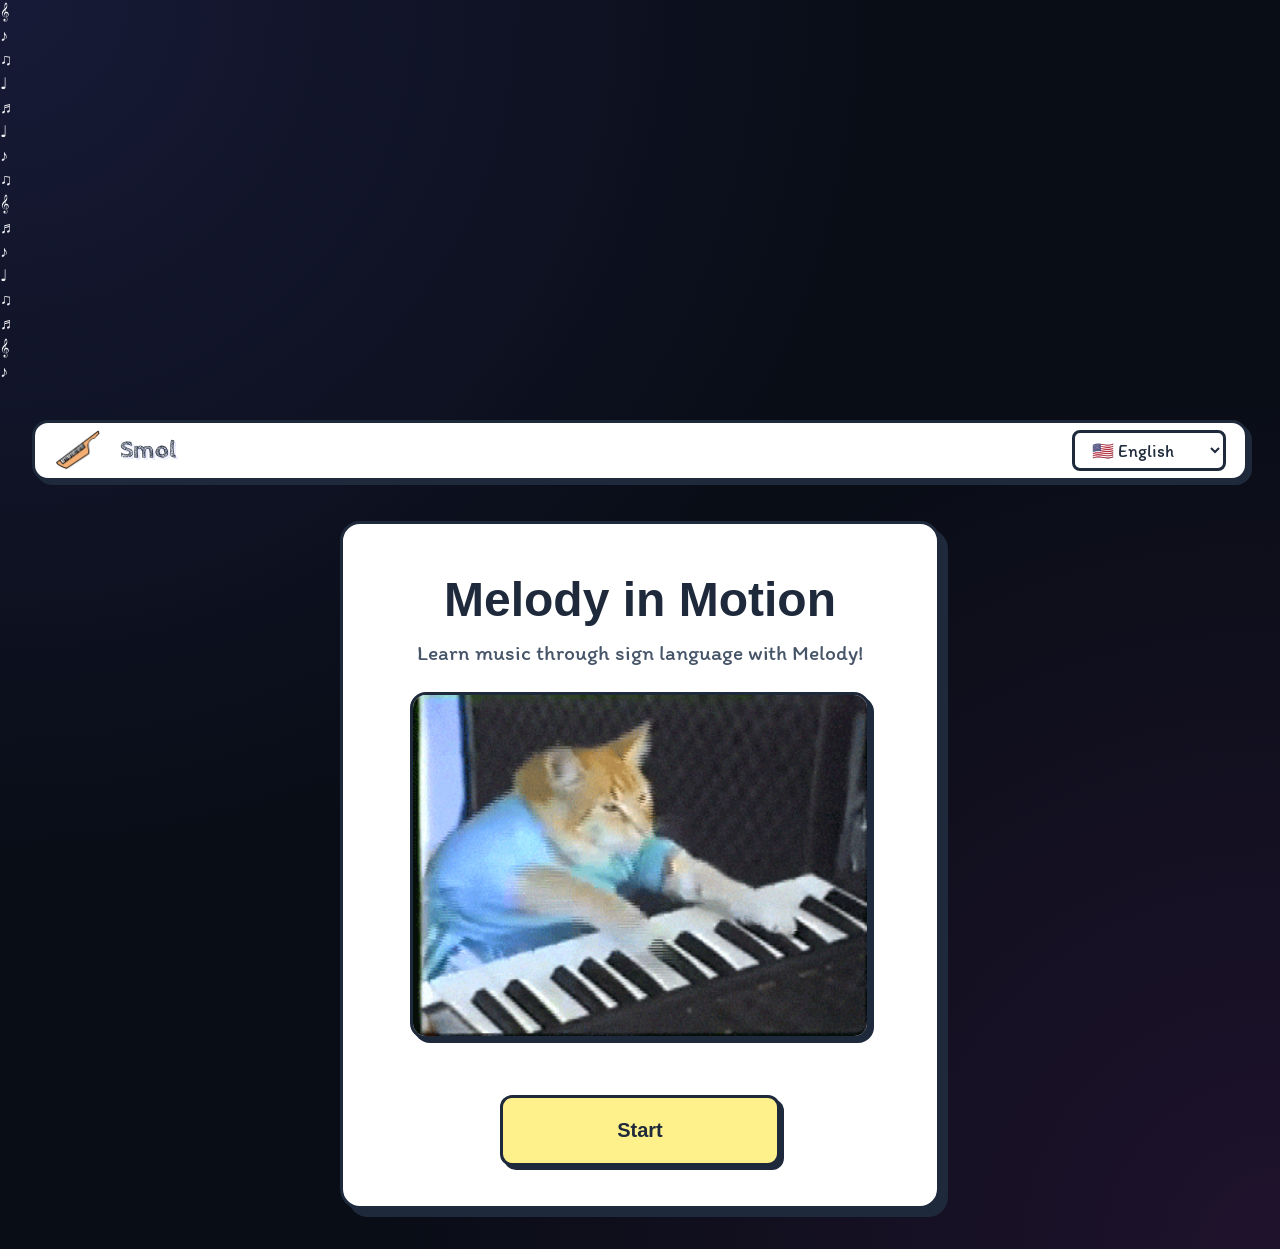
<file: welcome.html>
<!DOCTYPE html>
<html lang="en">
<head>
  <meta charset="UTF-8">
  <meta name="viewport" content="width=device-width, initial-scale=1.0">
  <title>Melody in Motion - Welcome</title>
  <link rel="preconnect" href="https://fonts.googleapis.com">
  <link rel="preconnect" href="https://fonts.gstatic.com" crossorigin>
  <link href="https://fonts.googleapis.com/css2?family=Cabin+Sketch:wght@400;700&family=Fredoka:wght@300;400;500;600;700&family=Itim&family=JetBrains+Mono:wght@400;700&display=swap" rel="stylesheet">
  <link rel="stylesheet" href="style.css?v=25">
</head>
<body>

  <!-- Floating Animated Music Notes Background -->
  <div class="floating-notes-container">
    <div class="floating-note note-1">𝄞</div>
    <div class="floating-note note-2">♪</div>
    <div class="floating-note note-3">♫</div>
    <div class="floating-note note-4">♩</div>
    <div class="floating-note note-5">♬</div>
    <div class="floating-note note-6">♩</div>
    <div class="floating-note note-7">♪</div>
    <div class="floating-note note-8">♫</div>
    <div class="floating-note note-9">𝄞</div>
    <div class="floating-note note-10">♬</div>
    <div class="floating-note note-11">♪</div>
    <div class="floating-note note-12">♩</div>
    <div class="floating-note note-13">♫</div>
    <div class="floating-note note-14">♬</div>
    <div class="floating-note note-15">𝄞</div>
    <div class="floating-note note-16">♪</div>
  </div>

  <div class="app-container">
    <!-- Smol Header -->
    <header class="smol-header">
      <div class="logo-area" style="display: flex; align-items: center; gap: 0.5rem;">
        <img src="public/logo.PNG" alt="Melody in Motion Logo" class="header-logo-img">
        <h1 style="font-size: 1.5rem; font-weight: 800; font-family: 'Cabin Sketch', cursive; color: #1e293b; margin: 0;">Smol</h1>
      </div>
      <div>
        <select id="lang-selector-header" class="synth-select" style="padding: 0.4rem 0.8rem; font-size: 1.1rem; border-radius: 8px; border: 3px solid #1e293b; background: #ffffff; color: #1e293b; font-family: 'Itim', sans-serif;">
          <option value="en">🇺🇸 English</option>
          <option value="vi">🇻🇳 Tiếng Việt</option>
          <option value="ko">🇰🇷 한국어</option>
        </select>
      </div>
    </header>

    <!-- Main Card Container -->
    <main id="music-app-content">
      <div class="welcome-card-layout">
        <h2 class="welcome-title">Melody in Motion</h2>
        <p class="welcome-subtitle" style="text-align: center; font-size: 1.15rem; color: #475569; margin-top: -0.5rem; margin-bottom: 1.5rem; font-family: 'Itim', sans-serif;">Learn music through sign language with Melody!</p>
        <img src="public/play piano GIF by Internet Cat Video Festival.gif" alt="Melody in Motion Intro" class="welcome-gif">
        
        <!-- Buttons List -->
        <div class="welcome-buttons-list" style="width: 100%; display: flex; justify-content: center; align-items: center;">
          <a href="music.html?start=true" class="welcome-action-btn btn-start" style="text-align: center; width: 100%; max-width: 280px; margin: 0 auto; display: block;">Start</a>
        </div>
      </div>
    </main>
  </div>

  <script>
    const TRANSLATIONS = {
      en: {
        subtitle: "Learn music through sign language with Melody!",
        start: "Start"
      },
      vi: {
        subtitle: "Học nhạc bằng Ngôn ngữ ký hiệu cùng Melody!",
        start: "Bắt đầu"
      },
      ko: {
        subtitle: "멜로디와 함께 수어로 음악을 배워보세요!",
        start: "시작"
      }
    };

    const langSelector = document.getElementById("lang-selector-header");
    const subtitleEl = document.querySelector(".welcome-subtitle");
    const startBtnEl = document.querySelector(".btn-start");

    function updateLanguage(lang) {
      localStorage.setItem("signquest_lang", lang);
      langSelector.value = lang;
      
      const dict = TRANSLATIONS[lang] || TRANSLATIONS.en;
      subtitleEl.innerText = dict.subtitle;
      startBtnEl.innerText = dict.start;
    }

    // Initialize language
    let savedLang = localStorage.getItem("signquest_lang");
    if (!savedLang) {
      savedLang = "en"; // default to English for now
    }
    updateLanguage(savedLang);

    langSelector.addEventListener("change", (e) => {
      updateLanguage(e.target.value);
    });
  </script>
</body>
</html>
</file>
<file: styles/intro.css>
@import url('base.css');

/* --- GLOBAL TYPOGRAPHY OVERRIDES --- */
body, button, a, h1, h2, h3, h4, h5, h6, 
.welcome-title, .welcome-subtitle, .song-title, .song-desc, 
.sheet-note-name, .btn-subtext, strong, .selection-title, .selection-subtitle {
  font-family: 'Itim', 'Fredoka', 'Cabin Sketch', cursive, sans-serif !important;
}

body {
  background-color: #fafaf9 !important; /* Warm, paper-like background */
  background-image: 
    /* Staff lines background repeating */
    url("data:image/svg+xml;utf8,<svg xmlns='http://www.w3.org/2000/svg' width='100' height='150'><line x1='0' y1='40' x2='100' y2='40' stroke='%23e2e8f0' stroke-width='1.5' stroke-dasharray='3 4'/><line x1='0' y1='48' x2='100' y2='48' stroke='%23e2e8f0' stroke-width='1.5' stroke-dasharray='3 4'/><line x1='0' y1='56' x2='100' y2='56' stroke='%23e2e8f0' stroke-width='1.5' stroke-dasharray='3 4'/><line x1='0' y1='64' x2='100' y2='64' stroke='%23e2e8f0' stroke-width='1.5' stroke-dasharray='3 4'/><line x1='0' y1='72' x2='100' y2='72' stroke='%23e2e8f0' stroke-width='1.5' stroke-dasharray='3 4'/></svg>") !important;
  background-repeat: repeat !important;
  background-position: left top !important;
  color: #1e293b !important;
}

body, button, a, p, span, div, select, option {
  font-size: 1.15rem;
}

/* Curved Card Container & Card Overrides */
.welcome-card-layout {
  border: 3.5px solid #000000 !important;
  border-radius: 16px !important; /* Curved edge */
  background-color: #ffffff !important;
  color: #1e293b !important;
  box-shadow: 8px 8px 0px #000000 !important; /* Flat solid black shadow */
}

/* Curved Button Overrides */
.welcome-action-btn {
  border: 3px solid #000000 !important;
  border-radius: 12px !important; /* Curved edge */
  background-color: #ffffff !important;
  color: #1e293b !important;
  box-shadow: 4px 4px 0px #000000 !important; /* Flat solid black shadow */
  transition: all 0.15s ease !important;
  padding: 0.8rem 1.5rem !important; /* Generous vertical/horizontal padding to prevent cramped feeling */
  font-size: 1.25rem !important;
  font-weight: 700 !important;
  cursor: pointer !important;
  text-decoration: none !important;
  display: block !important;
  text-align: center !important;
  box-sizing: border-box !important;
}

/* Button Hover & Active States */
.welcome-action-btn:hover {
  transform: translate(2px, 2px) !important;
  box-shadow: 2px 2px 0px #000000 !important;
  background-color: #f8fafc !important;
}

.welcome-action-btn:active {
  transform: translate(4px, 4px) !important;
  box-shadow: 0px 0px 0px #000000 !important;
}

/* Specific Highlight & Accents */
.welcome-action-btn.btn-next {
  background-color: #fef08a !important; /* Highlighter yellow */
}
.welcome-action-btn.btn-next:hover {
  background-color: #fef9c3 !important;
}

/* --- WELCOME PAGE ONLY LAYOUT STYLES --- */
.welcome-card-layout {
  display: flex !important;
  flex-direction: column !important;
  align-items: center !important;
  justify-content: center !important;
  padding: 3rem 2rem !important;
  max-width: 600px !important;
  width: 90% !important;
  margin: 1.5rem auto 3rem auto !important; /* Adjusted to stack neatly below header */
  text-align: center !important;
  box-sizing: border-box !important;
}

.welcome-title {
  font-size: 3rem !important;
  color: #1e293b;
  margin-bottom: 0.5rem;
  font-weight: 700;
  position: relative !important;
  z-index: 3 !important;
}

.welcome-buttons-list {
  display: flex !important;
  flex-direction: row !important;
  justify-content: center !important;
  align-items: center !important;
  gap: 1.25rem !important;
  width: 100% !important;
  margin: 1.5rem auto 0 auto !important;
  position: relative !important;
  z-index: 3 !important;
}

@media (max-width: 480px) {
  .welcome-buttons-list {
    flex-direction: column !important;
    max-width: 320px !important;
  }
  .welcome-action-btn {
    width: 100% !important;
    max-width: none !important;
  }
}

/* --- LOGO & PAGE SCROLL OVERRIDES --- */
.smol-header {
  background: #ffffff !important;
  border: 3.5px solid #1e293b !important;
  border-radius: 16px !important;
  box-shadow: 4px 4px 0px #1e293b !important;
  box-sizing: border-box !important;
  display: flex !important;
  flex-direction: row !important;
  justify-content: space-between !important;
  align-items: center !important;
  padding: 0.4rem 1.2rem !important;
  width: 100% !important;
  max-width: 1400px !important;
  margin: 0.25rem auto 0.5rem auto !important;
}

.smol-header .header-logo-img {
  height: 42px !important;
  width: auto !important;
  display: inline-block !important;
  vertical-align: middle !important;
  object-fit: contain !important;
  margin-right: 0.6rem !important;
}

html, body {
  height: 100vh !important;
  max-height: 100vh !important;
  margin: 0 !important;
  padding: 0 !important;
  overflow: hidden !important;
}

.app-container {
  height: 100vh !important;
  max-height: 100vh !important;
  display: flex !important;
  flex-direction: column !important;
  padding: 1rem 2rem !important;
  box-sizing: border-box !important;
  overflow: hidden !important;
  gap: 0.5rem !important;
  background: transparent !important;
}

#music-app-content {
  flex: 1 !important;
  overflow: hidden !important;
  min-height: 0 !important;
  padding-bottom: 0 !important;
}

/* Custom scrollbar to look premium */
#music-app-content::-webkit-scrollbar {
  width: 8px;
}
#music-app-content::-webkit-scrollbar-track {
  background: #f1f5f9;
  border-radius: 4px;
}
#music-app-content::-webkit-scrollbar-thumb {
  background: #cbd5e1;
  border: 2px solid #f1f5f9;
  border-radius: 4px;
}
#music-app-content::-webkit-scrollbar-thumb:hover {
  background: #94a3b8;
}

/* Floating animated music notes */
.floating-notes-container {
  position: absolute !important;
  top: 0;
  left: 0;
  width: 100%;
  height: 100% !important;
  pointer-events: none !important;
  z-index: -1 !important;
  overflow: hidden !important;
}

.floating-note {
  position: absolute !important;
  font-family: 'Itim', sans-serif !important;
  color: rgba(0, 0, 0, 0.45) !important; /* Semi-transparent black */
  font-weight: bold;
  pointer-events: none !important;
  user-select: none !important;
  opacity: 0;
  animation: floatNote 20s linear infinite;
}

.note-1 { font-size: 6.5rem !important; top: 8%; animation-duration: 26s; animation-delay: 0s; }
.note-2 { font-size: 3rem !important; top: 25%; animation-duration: 18s; animation-delay: -3s; }
.note-3 { font-size: 5rem !important; top: 48%; animation-duration: 25s; animation-delay: -6s; }
.note-4 { font-size: 2.2rem !important; top: 65%; animation-duration: 15s; animation-delay: -9s; }
.note-5 { font-size: 4rem !important; top: 85%; animation-duration: 20s; animation-delay: -12s; }
.note-6 { font-size: 3.5rem !important; top: 18%; animation-duration: 22s; animation-delay: -15s; }
.note-7 { font-size: 5.5rem !important; top: 38%; animation-duration: 28s; animation-delay: -1.5s; }
.note-8 { font-size: 2rem !important; top: 58%; animation-duration: 16s; animation-delay: -4.5s; }
.note-9 { font-size: 6rem !important; top: 78%; animation-duration: 24s; animation-delay: -7.5s; }
.note-10 { font-size: 4.2rem !important; top: 92%; animation-duration: 19s; animation-delay: -10.5s; }
.note-11 { font-size: 2.5rem !important; top: 12%; animation-duration: 17s; animation-delay: -13s; }
.note-12 { font-size: 4.8rem !important; top: 32%; animation-duration: 23s; animation-delay: -5s; }
.note-13 { font-size: 3.2rem !important; top: 52%; animation-duration: 19s; animation-delay: -11s; }
.note-14 { font-size: 5.8rem !important; top: 72%; animation-duration: 27s; animation-delay: -2s; }
.note-15 { font-size: 1.8rem !important; top: 88%; animation-duration: 14s; animation-delay: -8s; }
.note-16 { font-size: 4.5rem !important; top: 40%; animation-duration: 21s; animation-delay: -16s; }

@keyframes floatNote {
  0% {
    left: -10%;
    transform: translateY(0);
    opacity: 0;
  }
  10% {
    opacity: 1;
  }
  90% {
    opacity: 1;
  }
  100% {
    left: 110%;
    transform: translateY(-80px);
    opacity: 0;
  }
}
</file>
<file: style.css>
/* SignQuest CSS - Main Entrypoint */
@import url('styles/base.css');
@import url('styles/layout.css');
@import url('styles/viewport.css');
@import url('styles/hud.css');
@import url('styles/music.css');
@import url('styles/music_game.css');
@import url('styles/song_maker.css');
@import url('styles/selection.css');
@import url('styles/play_stage.css');

/* --- WELCOME PAGE ONLY LAYOUT STYLES (from thienan) --- */
.welcome-card-layout {
  display: flex !important;
  flex-direction: column !important;
  align-items: center !important;
  justify-content: center !important;
  padding: 2.5rem !important;
  margin: 0.5rem auto !important;
  max-width: 600px !important;
  width: 95% !important;
  position: relative !important;
  z-index: 1 !important;
  background-color: #ffffff !important;
  border: 3.5px solid #1e293b !important;
  border-radius: 20px !important;
  box-shadow: 8px 8px 0px #1e293b !important;
}

.welcome-logo {
  width: 140px;
  height: 140px;
  margin-bottom: 1.5rem;
}

.welcome-title {
  font-size: 3rem !important;
  color: #1e293b;
  margin-bottom: 0.5rem;
  font-weight: 700;
  position: relative !important;
  z-index: 3 !important;
}

.welcome-subtitle {
  color: #475569;
  font-size: 1.35rem !important;
  margin-bottom: 1.5rem !important;
  font-weight: 500;
  position: relative !important;
  z-index: 3 !important;
}

.welcome-buttons-list {
  display: flex !important;
  flex-direction: column !important;
  gap: 0.85rem !important;
  width: 100% !important;
  max-width: 320px !important;
  margin: 1.5rem auto 0 auto !important;
  position: relative !important;
  z-index: 3 !important;
}

.welcome-gif {
  max-width: 460px !important;
  width: 100% !important;
  height: auto !important;
  border: 3.5px solid #1e293b !important;
  border-radius: 16px !important;
  box-shadow: 4px 4px 0px #1e293b !important;
  margin-bottom: 2rem !important;
  display: block !important;
  background-color: #ffffff !important;
  position: relative !important;
  z-index: 3 !important;
}

.welcome-action-btn {
  border: 3px solid #1e293b !important;
  border-radius: 12px !important;
  background-color: #ffffff !important;
  color: #1e293b !important;
  box-shadow: 4px 4px 0px #1e293b !important;
  transition: all 0.15s ease !important;
  padding: 1.1rem 2rem !important;
  font-size: 1.25rem !important;
  font-weight: 800 !important;
  cursor: pointer !important;
  text-decoration: none !important;
  display: block !important;
  text-align: center !important;
  box-sizing: border-box !important;
}

.welcome-action-btn:hover {
  transform: translate(2px, 2px) !important;
  box-shadow: 2px 2px 0px #1e293b !important;
  background-color: #f8fafc !important;
}

.welcome-action-btn:active {
  transform: translate(4px, 4px) !important;
  box-shadow: 0px 0px 0px #1e293b !important;
}

.welcome-action-btn.btn-start {
  background-color: #fef08a !important; /* Highlighter yellow */
}
.welcome-action-btn.btn-start:hover {
  background-color: #fef9c3 !important;
}

/* Header style for title screen */
.smol-header {
  background: #ffffff !important;
  border: 3.5px solid #1e293b !important;
  border-radius: 16px !important;
  box-shadow: 4px 4px 0px #1e293b !important;
  box-sizing: border-box !important;
  display: flex !important;
  flex-direction: row !important;
  justify-content: space-between !important;
  align-items: center !important;
  padding: 0.4rem 1.2rem !important;
  width: 100% !important;
  max-width: 1400px !important;
  margin: 0.25rem auto 0.5rem auto !important;
}

.smol-header .header-logo-img {
  height: 42px !important;
  width: auto !important;
  display: inline-block !important;
  vertical-align: middle !important;
  object-fit: contain !important;
  margin-right: 0.6rem !important;
}
</file>
<file: styles/rhythm.css>
@import url('../style.css');

/* --- GLOBAL TYPOGRAPHY OVERRIDES --- */
body, button, a, h1, h2, h3, h4, h5, h6, 
.welcome-title, .welcome-subtitle, .song-title, .song-desc, 
.btn-subtext, strong, .selection-title, .selection-subtitle,
.logo-area h1 span.badge, .hud-lbl, .hud-val, .hud-floating,
.tutorial-step-title, .tutorial-instruction-text, .tutorial-progress-container,
.results-title, .stat-label, .stat-value, .results-btn {
  font-family: 'Itim', 'Fredoka', 'Cabin Sketch', cursive, sans-serif !important;
}

body {
  background-color: #fafaf9 !important; /* Warm, paper-like background */
  background-image: 
    /* Staff lines background repeating */
    url("data:image/svg+xml;utf8,<svg xmlns='http://www.w3.org/2000/svg' width='100' height='150'><line x1='0' y1='40' x2='100' y2='40' stroke='%23e2e8f0' stroke-width='1.5' stroke-dasharray='3 4'/><line x1='0' y1='48' x2='100' y2='48' stroke='%23e2e8f0' stroke-width='1.5' stroke-dasharray='3 4'/><line x1='0' y1='56' x2='100' y2='56' stroke='%23e2e8f0' stroke-width='1.5' stroke-dasharray='3 4'/><line x1='0' y1='64' x2='100' y2='64' stroke='%23e2e8f0' stroke-width='1.5' stroke-dasharray='3 4'/><line x1='0' y1='72' x2='100' y2='72' stroke='%23e2e8f0' stroke-width='1.5' stroke-dasharray='3 4'/></svg>") !important;
  background-repeat: repeat !important;
  background-position: left top !important;
  color: #1e293b !important;
}

/* App Container Layout Adjustments */
.app-container {
  background: transparent !important;
  max-width: 1400px !important;
  width: 95% !important;
  margin: 0 auto !important;
  padding: 1rem 2rem !important;
}

/* Header Override */
.app-header {
  background: #ffffff !important;
  border: 3.5px solid #1e293b !important;
  border-radius: 16px !important;
  box-shadow: 8px 8px 0px #1e293b !important;
  padding: 1rem 2rem !important;
  margin: 1.5rem auto 1rem auto !important;
  display: flex !important;
  flex-direction: row !important;
  justify-content: space-between !important;
  align-items: center !important;
  width: 100% !important;
  max-width: 1320px !important;
}

.logo-area h1 {
  font-size: 2rem !important;
  background: none !important;
  -webkit-background-clip: initial !important;
  -webkit-text-fill-color: #1e293b !important;
  text-shadow: 2px 2px 0px rgba(99, 102, 241, 0.2) !important;
  display: flex !important;
  align-items: center !important;
  gap: 0.5rem !important;
}

.logo-area h1 span.badge {
  color: white !important;
  -webkit-text-fill-color: white !important;
  border: 2.5px solid #1e293b !important;
  border-radius: 255px 15px 225px 15px/15px 225px 15px 255px !important;
  box-shadow: 2px 2px 0px #1e293b !important;
  background: #c084fc !important; /* Solid marker purple */
  padding: 0.2rem 0.6rem !important;
  font-size: 0.85rem !important;
}

/* Neubrutalist Buttons */
.control-btn, .results-btn, #btn-skip-tutorial, .drawer-close-btn, .mode-btn {
  border: 3px solid #1e293b !important;
  border-radius: 12px !important;
  background-color: #ffffff !important;
  color: #1e293b !important;
  box-shadow: 4px 4px 0px #1e293b !important;
  transition: all 0.15s ease !important;
  font-weight: 700 !important;
  cursor: pointer !important;
  text-decoration: none !important;
  box-sizing: border-box !important;
}

/* Button Hover & Active States */
.control-btn:hover, .results-btn:hover, #btn-skip-tutorial:hover, .drawer-close-btn:hover, .mode-btn:hover {
  transform: translate(2px, 2px) !important;
  box-shadow: 2px 2px 0px #1e293b !important;
  background-color: #f8fafc !important;
}

.control-btn:active, .results-btn:active, #btn-skip-tutorial:active, .drawer-close-btn:active, .mode-btn:active {
  transform: translate(4px, 4px) !important;
  box-shadow: 0px 0px 0px #1e293b !important;
}

/* Header Links styled as buttons */
.app-header a {
  border: 3px solid #1e293b !important;
  border-radius: 12px !important;
  background-color: #ffffff !important;
  color: #1e293b !important;
  box-shadow: 4px 4px 0px #1e293b !important;
  transition: all 0.15s ease !important;
  font-weight: 700 !important;
  padding: 0.6rem 1.2rem !important;
  display: flex !important;
  align-items: center !important;
  gap: 0.5rem !important;
}

.app-header a:hover {
  transform: translate(2px, 2px) !important;
  box-shadow: 2px 2px 0px #1e293b !important;
  background-color: #f8fafc !important;
  color: #1e293b !important;
}

.app-header a:active {
  transform: translate(4px, 4px) !important;
  box-shadow: 0px 0px 0px #1e293b !important;
}

/* Primary buttons (like Start/Retry) highlighted yellow */
#btn-game-play, .results-btn-primary {
  background-color: #fef08a !important; /* Highlighter yellow */
  background-image: none !important;
  color: #1e293b !important;
  box-shadow: 4px 4px 0px #1e293b !important;
}

#btn-game-play:hover, .results-btn-primary:hover {
  background-color: #fef9c3 !important;
}

/* Stop/Cancel buttons highlighted red */
#btn-game-stop, #btn-skip-tutorial {
  background-color: #fca5a5 !important; /* Pastel red */
  color: #1e293b !important;
  box-shadow: 4px 4px 0px #1e293b !important;
}

#btn-game-stop:hover:not(:disabled), #btn-skip-tutorial:hover {
  background-color: #fecaca !important;
  color: #1e293b !important;
}

#btn-game-stop:disabled {
  background-color: #e2e8f0 !important;
  color: #94a3b8 !important;
  border-color: #cbd5e1 !important;
  box-shadow: none !important;
  transform: none !important;
  cursor: not-allowed !important;
}

/* Game Center & Video Container */
.video-container {
  border: 4.5px solid #1e293b !important;
  border-radius: 24px !important;
  box-shadow: 10px 10px 0px #1e293b !important;
  background-color: #04060b !important;
}

/* Drawers */
.game-drawer {
  position: fixed !important;
  top: 0 !important;
  height: 100vh !important;
  z-index: 9999 !important;
  overflow-y: auto !important;
  background-color: #ffffff !important;
  border: 4px solid #1e293b !important;
  color: #1e293b !important;
  box-shadow: -8px 8px 0px #1e293b !important;
  box-sizing: border-box !important;
}

#levels-drawer {
  box-shadow: 8px 8px 0px #1e293b !important;
}

/* Adjust drawer title and heading colors */
.game-drawer h2, .game-drawer .hud-label {
  color: #1e293b !important;
}

/* Custom Level Upload Zone */
.custom-level-dropzone {
  border: 2.5px dashed #1e293b !important;
  background: #fafaf6 !important;
  border-radius: 12px !important;
  box-shadow: 4px 4px 0px #1e293b !important;
  color: #1e293b !important;
}

.custom-level-dropzone:hover {
  background: #f1f5f9 !important;
}

.custom-level-dropzone-text {
  color: #1e293b !important;
}

.custom-level-dropzone-text u {
  color: #a855f7 !important; /* purple */
}

/* Clear Levels button */
#btn-clear-custom-levels {
  color: #dc2626 !important;
  border-color: #dc2626 !important;
}

/* Mode selectors */
.mode-toggle {
  border: 2.5px solid #1e293b !important;
  background: #fafaf6 !important;
  border-radius: 10px !important;
}

.mode-btn {
  box-shadow: none !important;
  border: none !important;
  font-size: 0.8rem !important;
  color: #475569 !important;
}

.mode-btn.active {
  background-color: #bae6fd !important; /* pastel blue selector */
  border: 2px solid #1e293b !important;
  box-shadow: 2px 2px 0px #1e293b !important;
  color: #1e293b !important;
}

/* Song Item Directory Cards */
.song-item {
  background: #ffffff !important;
  border: 2.5px solid #1e293b !important;
  box-shadow: 3px 3px 0px #1e293b !important;
  color: #1e293b !important;
  transition: all 0.15s ease !important;
}

.song-item:hover {
  transform: translate(1px, 1px) !important;
  box-shadow: 2px 2px 0px #1e293b !important;
  background: #f8fafc !important;
}

.song-item.active {
  background: #fed7aa !important; /* marker active card */
  box-shadow: 3px 3px 0px #1e293b !important;
}

.song-title, .song-desc, .song-meta {
  color: #1e293b !important;
}

/* Floating HUDs Over Video */
.hud-floating {
  background-color: #ffffff !important;
  border: 3px solid #1e293b !important;
  border-radius: 14px !important;
  box-shadow: 4px 4px 0px #1e293b !important;
  color: #1e293b !important;
  padding: 0.65rem 1rem !important;
}

.hud-top-right, .game-controls-bar {
  background: transparent !important;
  border: none !important;
  box-shadow: none !important;
  padding: 0 !important;
}

.hud-block {
  background-color: #ffffff !important;
  border: 3px solid #1e293b !important;
  border-radius: 12px !important;
  box-shadow: 4px 4px 0px #1e293b !important;
  color: #1e293b !important;
  padding: 0.4rem 0.8rem !important;
  display: flex !important;
  flex-direction: column !important;
  align-items: center !important;
}

.hud-lbl {
  color: #475569 !important;
  font-size: 0.75rem !important;
  font-weight: 700 !important;
  text-transform: uppercase !important;
}

.hud-val {
  background: none !important;
  -webkit-background-clip: initial !important;
  -webkit-text-fill-color: initial !important;
  font-size: 1.5rem !important;
  color: #1e293b !important;
  font-weight: 800 !important;
  text-shadow: none !important;
}

.hud-val.glow-pink {
  color: #db2777 !important; /* Dark solid pink */
}

.hud-val.glow-cyan {
  color: #0891b2 !important; /* Dark solid cyan */
}

.rank-badge-glow {
  color: #dc2626 !important; /* Solid red for S rank */
  text-shadow: none !important;
}

#hud-level-title {
  color: #1e293b !important;
  text-shadow: none !important;
}

#hud-bpm-label {
  color: #475569 !important;
  text-shadow: none !important;
}

/* Controls Pull-Up Dock */
#btn-toggle-controls {
  background: #ffffff !important;
  border: 3px solid #1e293b !important;
  border-bottom: none !important;
  color: #1e293b !important;
  border-radius: 14px 14px 0 0 !important;
  box-shadow: 0 -4px 0px #1e293b !important;
}

#btn-toggle-controls:hover {
  background: #f8fafc !important;
  color: #1e293b !important;
}

#game-controls-row {
  background: #ffffff !important;
  border: 3px solid #1e293b !important;
  box-shadow: 6px 6px 0px #1e293b !important;
  border-radius: 16px !important;
}

/* HUD Live values bottom indicators */
#live-octave-val, #live-sign-val {
  color: #1e293b !important;
}

/* Practice Pause Alert */
.practice-pause-indicator {
  background: #fca5a5 !important;
  color: #1e293b !important;
  border: 3px solid #1e293b !important;
  box-shadow: 4px 4px 0px #1e293b !important;
}

/* Tutorial Box Overlay */
.tutorial-overlay-box {
  background: #ffffff !important;
  border: 3.5px solid #1e293b !important;
  box-shadow: 6px 6px 0px #1e293b !important;
  color: #1e293b !important;
}

/* Results Overlay Card */
.results-card {
  background: #ffffff !important;
  border: 4.5px solid #1e293b !important;
  box-shadow: 10px 10px 0px #1e293b !important;
  border-radius: 24px !important;
  color: #1e293b !important;
}

.results-title {
  background: none !important;
  -webkit-background-clip: initial !important;
  -webkit-text-fill-color: #1e293b !important;
  color: #1e293b !important;
  font-weight: 800 !important;
}

.results-overlay p {
  color: #475569 !important;
}

.stat-item {
  background: #fafaf6 !important;
  border: 2px solid #1e293b !important;
  border-radius: 10px !important;
  box-shadow: 2px 2px 0px #1e293b !important;
}

.stat-label {
  color: #475569 !important;
}

.stat-value {
  color: #1e293b !important;
}

/* Settings drop-down list */
.synth-select {
  background: #ffffff !important;
  color: #1e293b !important;
  border: 2.5px solid #1e293b !important;
  font-weight: 600 !important;
}

/* Track container and timeline */
.track-container {
  background: #ffffff !important; /* Neubrutalist paper-white */
  border: 3.5px solid #1e293b !important;
  box-shadow: 8px 8px 0px #1e293b !important;
  border-radius: 20px !important;
}

/* Range input neubrutalist override */
.synth-slider {
  -webkit-appearance: none !important;
  background: #e2e8f0 !important;
  border: 2px solid #1e293b !important;
  height: 10px !important;
}

.synth-slider::-webkit-slider-thumb {
  -webkit-appearance: none !important;
  width: 20px !important;
  height: 20px !important;
  border: 2.5px solid #1e293b !important;
  background: #bae6fd !important; /* pastel blue thumb */
  box-shadow: 2px 2px 0px #1e293b !important;
}

.synth-slider::-webkit-slider-thumb:hover {
  background: #fed7aa !important; /* pastel orange hover */
}

/* Checkbox toggle neubrutalist style */
.toggle-slider {
  background-color: #e2e8f0 !important;
  border: 2.5px solid #1e293b !important;
}

.toggle-slider:before {
  background-color: #ffffff !important;
  border: 2.5px solid #1e293b !important;
  width: 14px !important;
  height: 14px !important;
  left: 2px !important;
  bottom: 2px !important;
}

.toggle-switch input:checked + .toggle-slider {
  background-color: #86efac !important; /* Pastel green on checked */
}

.toggle-switch input:checked + .toggle-slider:before {
  transform: translateX(18px) !important;
}

/* Responsiveness for game-bottom-split */
@media (max-width: 850px) {
  .game-bottom-split {
    flex-direction: column !important;
  }
  #webcam-viewport {
    width: 100% !important;
    max-width: 100% !important;
  }
  .live-action-hud {
    width: 100% !important;
  }
}

/* Hand Pose Guide Card Layout (Handsign + Description) */
.guide-card-panel {
  flex: 1 !important;
  display: flex !important;
  flex-direction: row !important;
  justify-content: center !important;
  align-items: center !important;
  gap: 3.5rem !important;
  background: #ffffff !important;
  border: 3.5px solid #1e293b !important;
  border-radius: 30px 10px 30px 10px/10px 30px 10px 30px !important;
  padding: 1.5rem 3rem !important;
  box-shadow: 8px 8px 0px #1e293b !important;
  position: relative !important;
  max-height: 270px !important;
  height: 270px !important;
  box-sizing: border-box !important;
}

.guide-illustration {
  height: 180px !important;
  width: 180px !important;
  display: flex !important;
  justify-content: center !important;
  align-items: center !important;
  flex-shrink: 0 !important;
}

#handsign-hint-img {
  max-height: 100% !important;
  max-width: 100% !important;
  width: auto !important;
  height: auto !important;
  border: 3.5px solid #1e293b !important;
  border-radius: 16px !important;
  background: #ffffff !important;
  box-shadow: 4px 4px 0px #1e293b !important;
  transition: transform 0.2s ease !important;
}

#handsign-hint-img:hover {
  transform: scale(1.05) !important;
}

.tutorial-instruction-text {
  font-size: 1.4rem !important;
  color: #1e293b !important;
  font-weight: 700 !important;
  margin: 0 !important;
  line-height: 1.45 !important;
  text-align: left !important;
  max-width: 450px !important;
}

@media (max-width: 850px) {
  .guide-card-panel {
    flex-direction: column !important;
    height: auto !important;
    max-height: none !important;
    padding: 1.5rem !important;
    gap: 1.5rem !important;
    text-align: center !important;
  }
  .tutorial-instruction-text {
    text-align: center !important;
    font-size: 1.25rem !important;
  }
  .guide-illustration {
    height: 140px !important;
    width: 140px !important;
  }
}

/* ===== Floating Animated Music Notes (GPU-optimised) ===== */
.floating-notes-container {
  position: fixed;
  top: 0;
  left: 0;
  width: 100%;
  height: 100%;
  pointer-events: none;
  z-index: 0;
  overflow: hidden;
  contain: layout style;   /* isolate from page layout */
}

.floating-note {
  position: absolute;
  left: -8%;               /* static start — NOT animated, avoids layout cost */
  font-family: 'Itim', sans-serif;
  color: rgba(0, 0, 0, 0.25);
  font-weight: bold;
  pointer-events: none;
  user-select: none;
  opacity: 0;
  will-change: transform, opacity;   /* promote to own compositor layer */
  animation: floatNote 24s linear infinite;
}

/* 12 notes — varied sizes, rows, timings */
.note-1  { font-size: 6rem;   top:  8%; animation-duration: 28s; animation-delay:  0s;   }
.note-2  { font-size: 3rem;   top: 22%; animation-duration: 20s; animation-delay: -4s;   }
.note-3  { font-size: 5rem;   top: 40%; animation-duration: 26s; animation-delay: -8s;   }
.note-4  { font-size: 2.5rem; top: 60%; animation-duration: 17s; animation-delay: -12s;  }
.note-5  { font-size: 4rem;   top: 78%; animation-duration: 22s; animation-delay: -16s;  }
.note-6  { font-size: 3.5rem; top: 15%; animation-duration: 24s; animation-delay: -2s;   }
.note-7  { font-size: 5.5rem; top: 50%; animation-duration: 30s; animation-delay: -6s;   }
.note-8  { font-size: 2rem;   top: 68%; animation-duration: 18s; animation-delay: -10s;  }
.note-9  { font-size: 5.8rem; top: 85%; animation-duration: 25s; animation-delay: -14s;  }
.note-10 { font-size: 4.2rem; top: 32%; animation-duration: 21s; animation-delay: -18s;  }
.note-11 { font-size: 2.8rem; top: 55%; animation-duration: 19s; animation-delay: -3s;   }
.note-12 { font-size: 4.8rem; top: 92%; animation-duration: 23s; animation-delay: -9s;   }

/* Only transform + opacity — both compositor-only, zero layout/paint cost */
@keyframes floatNote {
  0%   { transform: translateX(0)      translateY(0);     opacity: 0; }
  8%   { opacity: 0.75; }
  92%  { opacity: 0.75; }
  100% { transform: translateX(115vw)  translateY(-60px); opacity: 0; }
}
</file>
